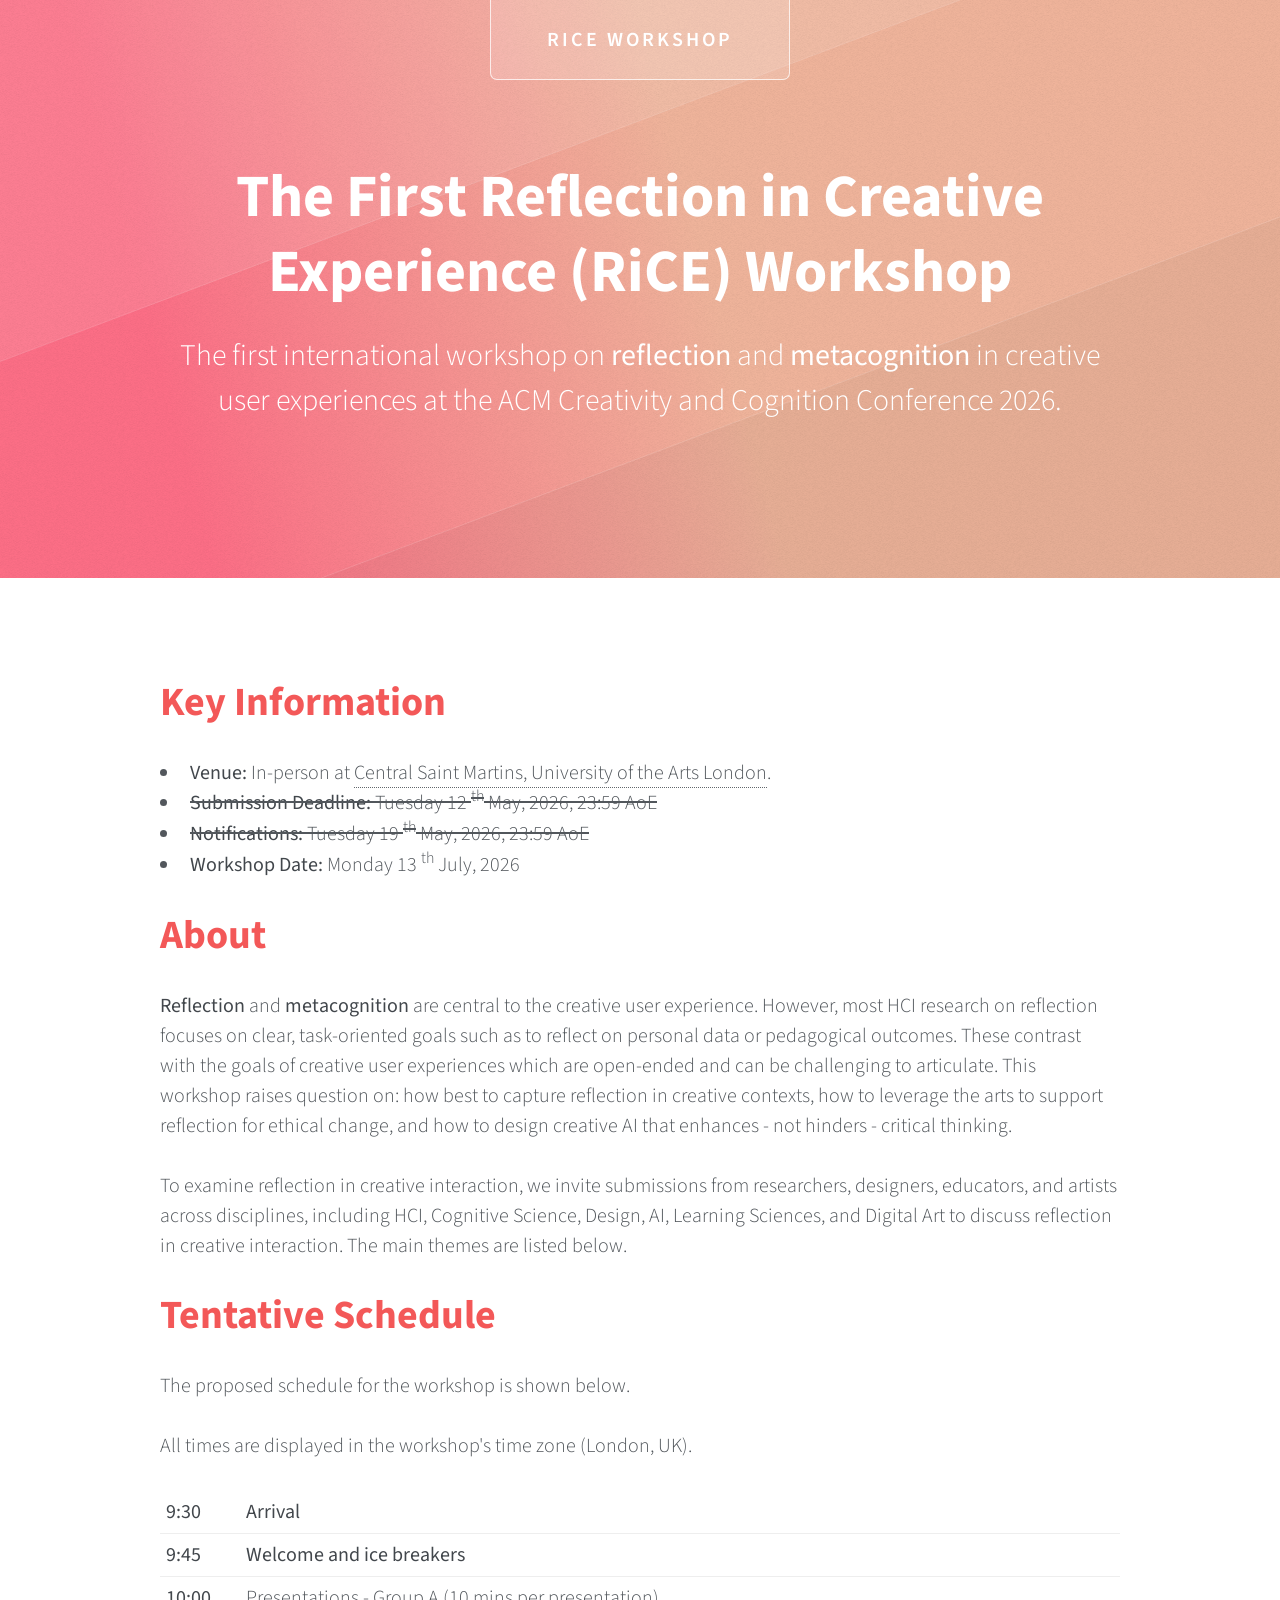
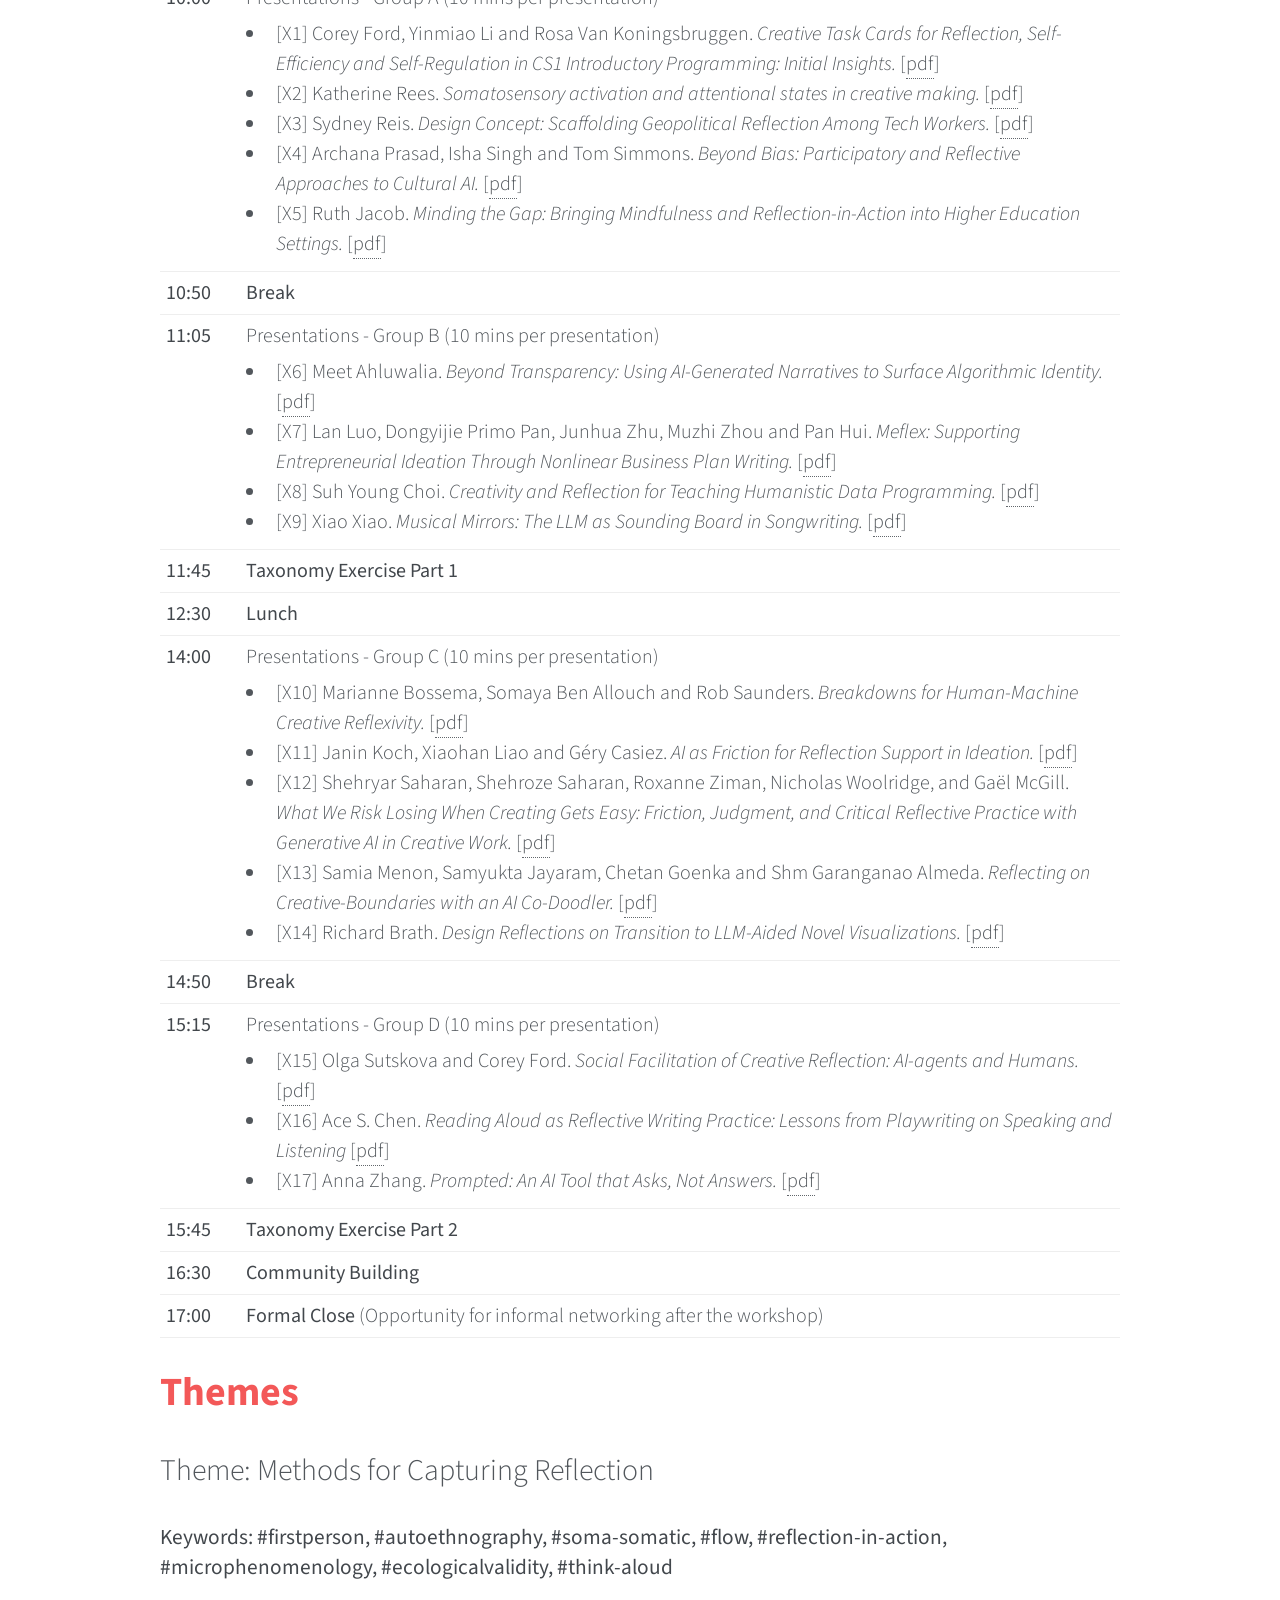
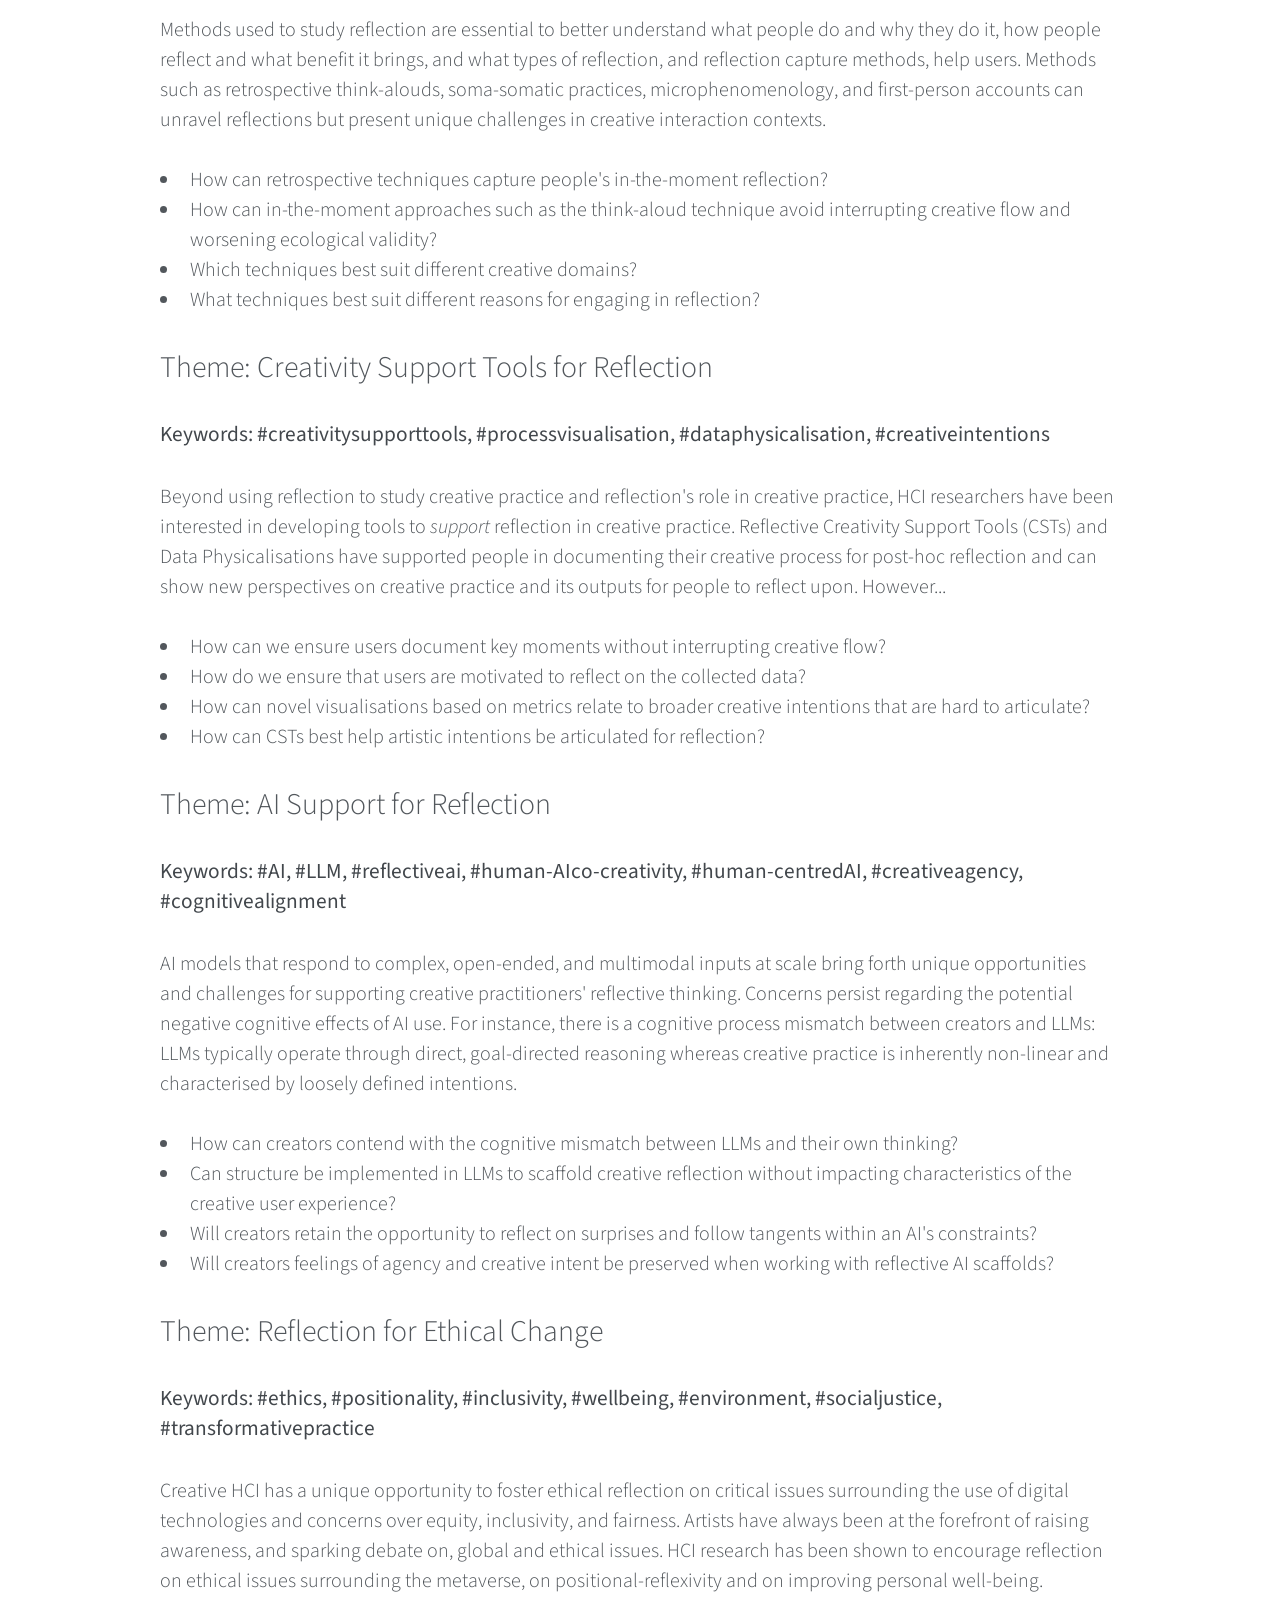
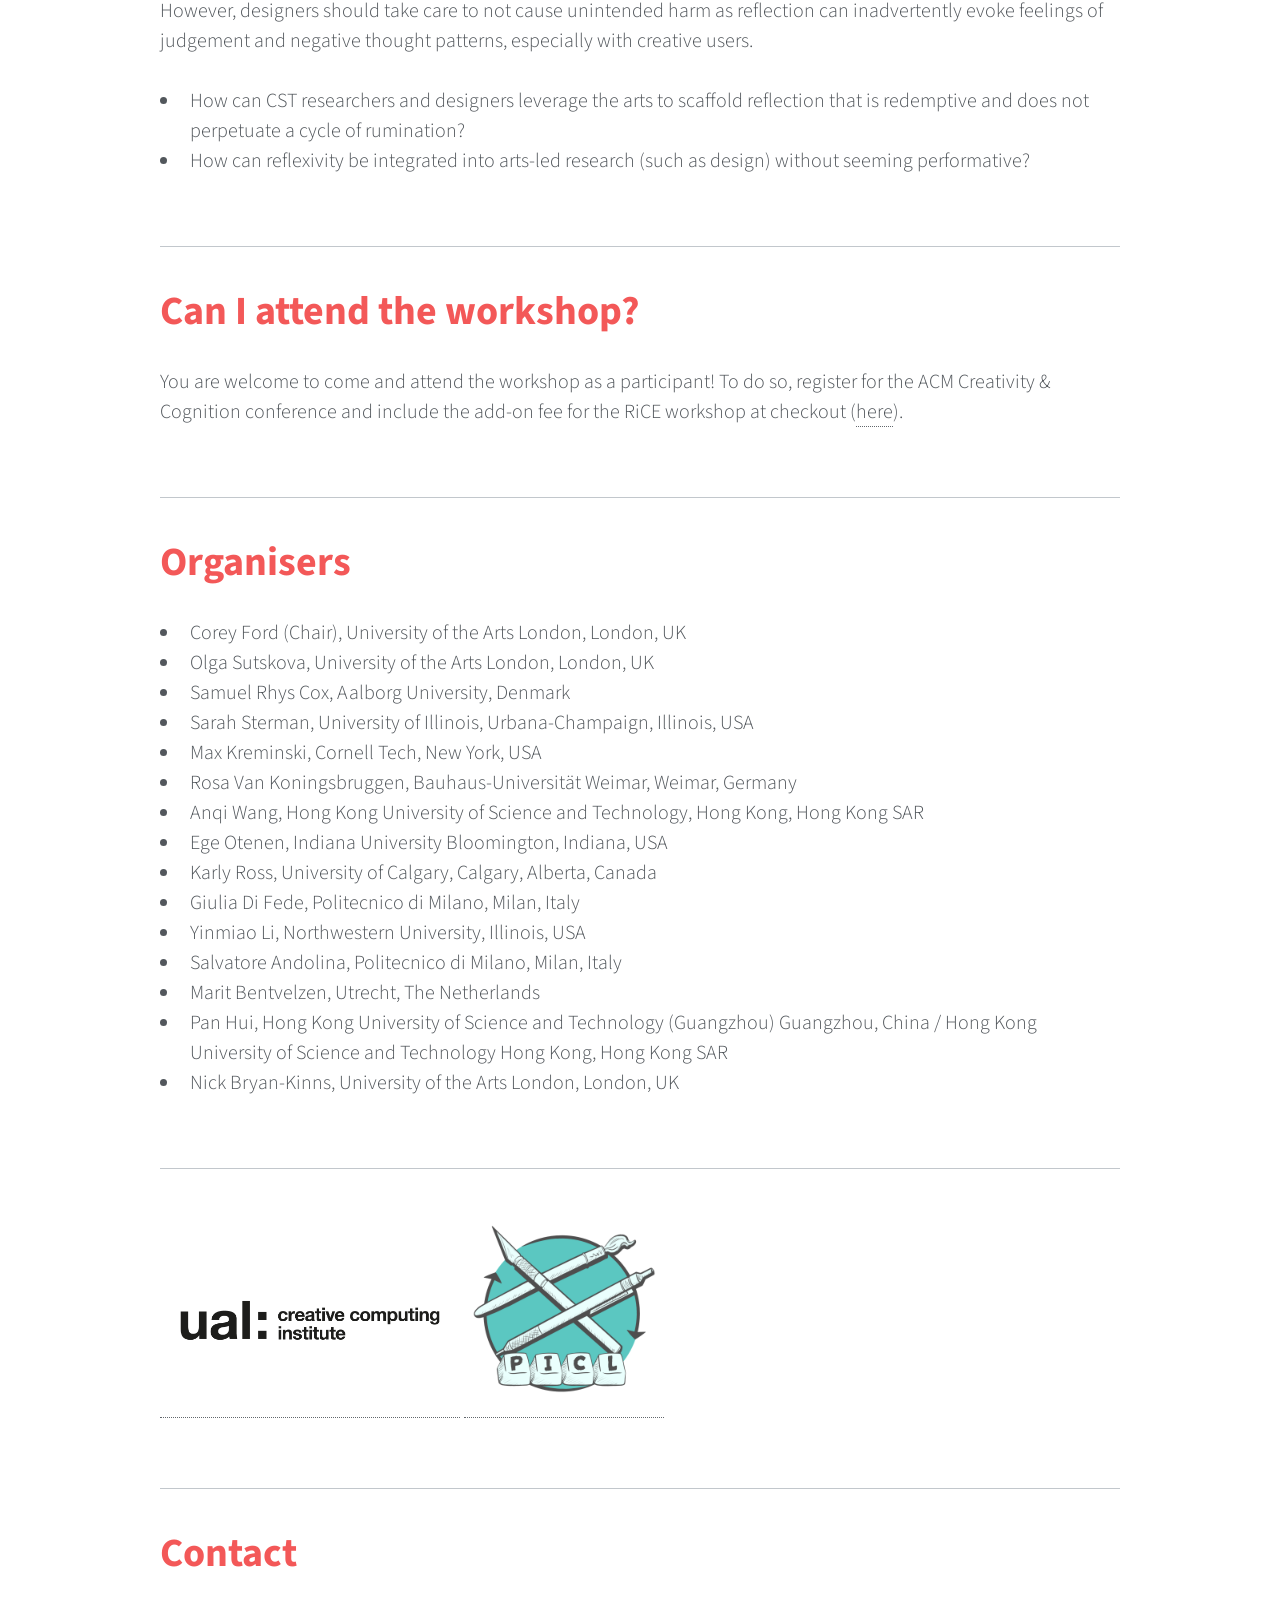
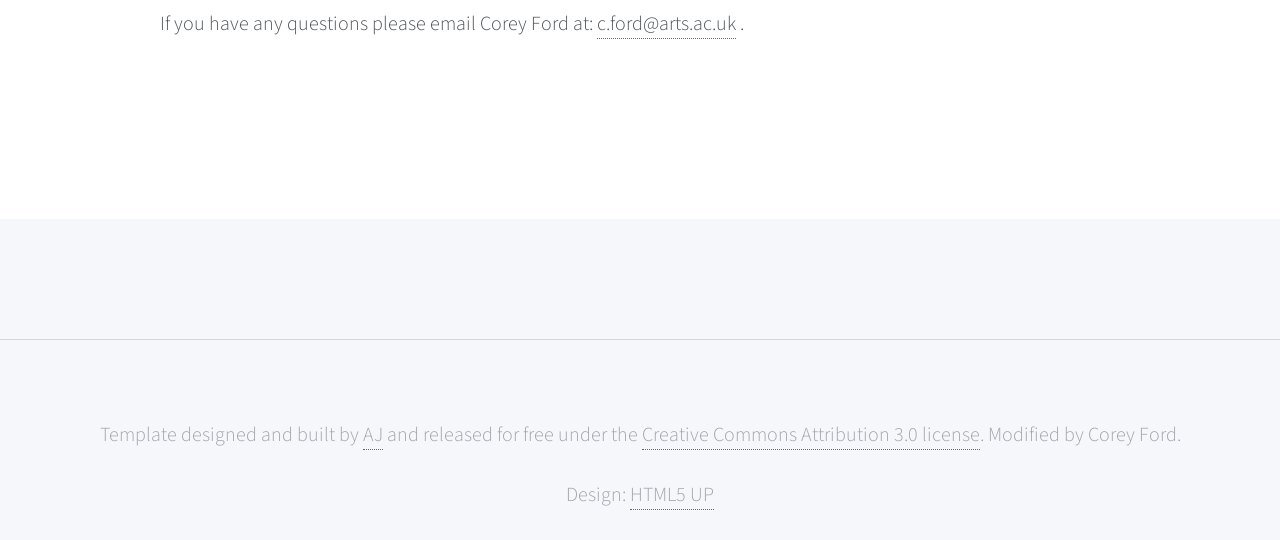
<file: index.html>
<!DOCTYPE HTML>
<!--
   Telephasic by HTML5 UP
   html5up.net | @ajlkn
   Free for personal and commercial use under the CCA 3.0 license (html5up.net/license)
   -->
<html>
  <head>
    <title>RiCE Workshop 🤔</title>
    <meta charset="utf-8" />
    <meta name="viewport" content="width=device-width, initial-scale=1, user-scalable=no" />
    <link rel="stylesheet" href="assets/css/main.css" />
  </head>
  <body class="homepage is-preload">
    <div id="page-wrapper">
      <!-- Header -->
      <div id="header-wrapper">
        <div id="header" class="container">
          <!-- Logo -->
          <h1 id="logo">
            <a href="index.html">RiCE Workshop</a>
          </h1>
          <!-- Nav -->
          <nav id="nav">
            <!-- could put a ul in this -->
          </nav>
        </div>

        <!-- Hero -->
        <section id="hero" class="container">
          <header>
            <h2>The First Reflection in Creative Experience (RiCE) Workshop </h2>
            <p style="color: white;"> The first international workshop on <b style="color: white;">reflection</b> and <b style="color: white;">metacognition</b> in creative user experiences at the ACM Creativity and Cognition Conference 2026. </p>
          </header>
        </section>
      </div>

      <!-- Main -->
      <div class="wrapper">
        <div class="container" id="main">
          <!-- Content -->
          <article id="content">

            <!-- Key Information -->
            <header>
              <h2 style="font-weight: bold; color: #f35858;">Key Information</h2>
            </header>
            <p>
            <ul style="margin-top: 0; margin-bottom: 0;">
              <li>
                <b>Venue:</b> In-person at <a href="https://cc.acm.org/2026/venue/">Central Saint Martins, University of the Arts London</a>.
              </li>
              <li>
                <s><b>Submission Deadline:</b> Tuesday 12 <sup>th</sup> May, 2026, 23:59 AoE</s>
              </li>
              <li>
                <s><b>Notifications:</b> Tuesday 19 <sup>th</sup> May, 2026, 23:59 AoE</s>
              </li>
              <li>
                <b>Workshop Date:</b> Monday 13 <sup>th</sup> July, 2026
              </li>
            </ul>
            </p>


            <!-- About -->
            <header>
              <h2 style="font-weight: bold; color: #f35858;">About</h2>
            </header>
            <p>
              <b>Reflection</b> and <b>metacognition</b> are central to the creative user experience. However, most HCI research on reflection focuses on clear, task-oriented goals such as to reflect on personal data or pedagogical outcomes. These contrast with the goals of creative user experiences which are open-ended and can be challenging to articulate. This workshop raises question on: how best to capture reflection in creative contexts, how to leverage the arts to support reflection for ethical change, and how to design creative AI that enhances - not hinders - critical thinking. 

              </br>
              </br> 

              To examine reflection in creative interaction, we invite submissions from researchers, designers, educators, and artists across disciplines, including HCI, Cognitive Science, Design, AI, Learning Sciences, and Digital Art to discuss reflection in creative interaction. The main themes are listed below.
              <!-- <ul style="margin-top: 0; margin-bottom: 0;"><li>Methods for Capturing Reflection</li><li>Creativity Support Tools for Reflection</li><li>AI support for Reflection</li><li>Reflection for Ethical Change</li></ul> -->
            </p>

            <!-- Tentative Schedule -->
            <header>
              <h2 style="font-weight: bold; color: #f35858;">Tentative Schedule</h2>
            </header>

            <p> The proposed schedule for the workshop is shown below. </p> 

            <p> All times are displayed in the workshop's time zone (London, UK).</p>

<style>
#schedule td {
  padding: 6px;
  border-bottom: 1px solid #eee;
  vertical-align: top;
}
</style>

<table id = "schedule" style="width:100%; border-collapse: collapse;">
  <tbody>
    <tr>
      <td style="width:80px; vertical-align:top;"><b>9:30</b></td>
      <td><b>Arrival</b></td>
    </tr>

    <tr>
      <td style="vertical-align:top;"><b>9:45</b></td>
      <td><b>Welcome and ice breakers</b></td>
    </tr>

    <tr>
      <td style="vertical-align:top;"><b>10:00</b></td>
      <td>
        Presentations - Group A (10 mins per presentation)
        <ul style="margin: 0.3em 0;">
          <li> [X1] Corey Ford, Yinmiao Li and Rosa Van Koningsbruggen. <i>Creative Task Cards for Reflection, Self-Efficiency and Self-Regulation in CS1 Introductory Programming: Initial Insights.</i> [<a href="pre-workshop/rice2026-paperX1.pdf">pdf</a>]</li>
          <li> [X2] Katherine Rees. <i>Somatosensory activation and attentional states in creative making.</i> [<a href="pre-workshop/rice2026-paperX2.pdf">pdf</a>]</li>
          <li> [X3] Sydney Reis. <i>Design Concept: Scaffolding Geopolitical Reflection Among Tech Workers.</i> [<a href="pre-workshop/rice2026-paperX3.pdf">pdf</a>]</li>
          <li> [X4] Archana Prasad, Isha Singh and Tom Simmons. <i>Beyond Bias: Participatory and Reflective Approaches to Cultural AI.</i> [<a href="pre-workshop/rice2026-paperX4.pdf">pdf</a>]</li>
          <li> [X5] Ruth Jacob. <i>Minding the Gap: Bringing Mindfulness and Reflection-in-Action into Higher Education Settings.</i> [<a href="pre-workshop/rice2026-paperX5.pdf">pdf</a>]</li>
        </ul>
      </td>
    </tr>

    <tr>
      <td style="vertical-align:top;"><b>10:50</b></td>
      <td><b>Break</b></td>
    </tr>

    <tr>
      <td style="vertical-align:top;"><b>11:05</b></td>
      <td>
        Presentations - Group B (10 mins per presentation)
        <ul style="margin: 0.3em 0;">
          <li> [X6] Meet Ahluwalia. <i>Beyond Transparency: Using AI-Generated Narratives to Surface Algorithmic Identity.</i> [<a href="pre-workshop/rice2026-paperX6.pdf">pdf</a>]</li>
          <li> [X7] Lan Luo, Dongyijie Primo Pan, Junhua Zhu, Muzhi Zhou and Pan Hui. <i>Meflex: Supporting Entrepreneurial Ideation Through Nonlinear Business Plan Writing.</i> [<a href="pre-workshop/rice2026-paperX7.pdf">pdf</a>]</li>
          <li> [X8] Suh Young Choi. <i>Creativity and Reflection for Teaching Humanistic Data Programming.</i> [<a href="pre-workshop/rice2026-paperX8.pdf">pdf</a>]</li>
          <li> [X9] Xiao Xiao. <i>Musical Mirrors: The LLM as Sounding Board in Songwriting.</i> [<a href="pre-workshop/rice2026-paperX9.pdf">pdf</a>]</li>
        </ul>
      </td>
    </tr>

    <tr>
      <td style="vertical-align:top;"><b>11:45</b></td>
      <td><b>Taxonomy Exercise Part 1</b></td>
    </tr>

    <tr>
      <td style="vertical-align:top;"><b>12:30</b></td>
      <td><b>Lunch</b></td>
    </tr>

    <tr>
      <td style="vertical-align:top;"><b>14:00</b></td>
      <td>
        Presentations - Group C (10 mins per presentation)
        <ul style="margin: 0.3em 0;">
          <li> [X10] Marianne Bossema, Somaya Ben Allouch and Rob Saunders. <i>Breakdowns for Human-Machine Creative Reflexivity.</i> [<a href="pre-workshop/rice2026-paperX10.pdf">pdf</a>]</li>
          <li> [X11] Janin Koch, Xiaohan Liao and Géry Casiez. <i>AI as Friction for Reflection Support in Ideation.</i> [<a href="pre-workshop/rice2026-paperX11.pdf">pdf</a>]</li>
          <li> [X12] Shehryar Saharan, Shehroze Saharan, Roxanne Ziman, Nicholas Woolridge, and Gaël McGill. <i>What We Risk Losing When Creating Gets Easy: Friction, Judgment, and Critical Reflective Practice with Generative AI in Creative Work.</i> [<a href="pre-workshop/rice2026-paperX12.pdf">pdf</a>]</li>
          <li> [X13] Samia Menon, Samyukta Jayaram, Chetan Goenka and Shm Garanganao Almeda. <i>Reflecting on Creative-Boundaries with an AI Co-Doodler.</i> [<a href="pre-workshop/rice2026-paperX13.pdf">pdf</a>]</li>
          <li> [X14] Richard Brath. <i>Design Reflections on Transition to LLM-Aided Novel Visualizations.</i> [<a href="pre-workshop/rice2026-paperX14.pdf">pdf</a>]</li>
        </ul>
      </td>
    </tr>

    <tr>
      <td style="vertical-align:top;"><b>14:50</b></td>
      <td><b>Break</b></td>
    </tr>

    <tr>
      <td style="vertical-align:top;"><b>15:15</b></td>
      <td>
        Presentations - Group D (10 mins per presentation)
        <ul style="margin: 0.3em 0;">
          <li>[X15] Olga Sutskova and Corey Ford. <i>Social Facilitation of Creative Reflection: AI-agents and Humans.</i> [<a href="pre-workshop/rice2026-paperX15.pdf">pdf</a>]</li>
          <li>[X16] Ace S. Chen. <i>Reading Aloud as Reflective Writing Practice: Lessons from Playwriting on Speaking and Listening</i> [<a href="pre-workshop/rice2026-paperX16.pdf">pdf</a>]</li>
          <!-- <li>[X17] Sarah Anne Brown. <i>Where to Look for Reflection in Writing Tasks: Challenges and Perspectives from a Study on Interactive Story Authoring for Mental Health.</i> [<a href="pre-workshop/rice2026-paperX17.pdf">pdf</a>]</li> -->
          <li>[X17] Anna Zhang. <i>Prompted: An AI Tool that Asks, Not Answers.</i> [<a href="pre-workshop/rice2026-paperX17.pdf">pdf</a>]</li>
        </ul>
      </td>
    </tr>

    <tr>
      <td style="vertical-align:top;"><b>15:45</b></td>
      <td><b>Taxonomy Exercise Part 2</b></td>
    </tr>

    <tr>
      <td style="vertical-align:top;"><b>16:30</b></td>
      <td><b>Community Building</b></td>
    </tr>

    <tr>
      <td style="vertical-align:top;"><b>17:00</b></td>
      <td><b>Formal Close</b> (Opportunity for informal networking after the workshop)</td>
    </tr>
  </tbody>
</table>



            <!-- Themes -->
            <header>
              <h2 style="font-weight: bold; color: #f35858;">Themes</h2>
            </header>
            <header>
              <h3>Theme: Methods for Capturing Reflection</h3>
            </header>
            <p style="font-size: 16pt">
                <b>Keywords: #firstperson, #autoethnography, #soma-somatic, #flow, #reflection-in-action, #microphenomenology, #ecologicalvalidity, #think-aloud </b>
            </p>
            </ul>
            <p> Methods used to study reflection are essential to better understand what people do and why they do it, how people reflect and what benefit it brings, and what types of reflection, and reflection capture methods, help users. Methods such as retrospective think-alouds, soma-somatic practices, microphenomenology, and first-person accounts can unravel reflections but present unique challenges in creative interaction contexts. 
            <ul style="margin-top: 0; margin-bottom: 0;">
               <li>How can retrospective techniques capture people's in-the-moment reflection?</li>
               <li>How can in-the-moment approaches such as the think-aloud technique avoid interrupting creative flow and worsening ecological validity?</li>
               <li>Which techniques best suit different creative domains? </li>
               <li>What techniques best suit different reasons for engaging in reflection? </li>
            </ul> 
            </p>


            <header>
              <h3>Theme: Creativity Support Tools for Reflection</h3>
            </header>
            <p style="font-size: 16pt">
                <b>Keywords: #creativitysupporttools, #processvisualisation, #dataphysicalisation, #creativeintentions </b>
            </p>
            <p> Beyond using reflection to study creative practice and reflection's role in creative practice, HCI researchers have been interested in developing tools to <i>support</i> reflection in creative practice. Reflective Creativity Support Tools (CSTs) and Data Physicalisations have supported people in documenting their creative process for post-hoc reflection and can show new perspectives on creative practice and its outputs for people to reflect upon. However... 
            <ul style="margin-top: 0; margin-bottom: 0;">
               <li>How can we ensure users document key moments without interrupting creative flow? </li>
               <li>How do we ensure that users are motivated to reflect on the collected data?</li>
               <li>How can novel visualisations based on metrics relate to broader creative intentions that are hard to articulate?</li>
               <li>How can CSTs best help artistic intentions be articulated for reflection?</li>
            </ul>
            </p>

            <header>
              <h3>Theme: AI Support for Reflection</h3>
            </header>
            <p style="font-size: 16pt">
                <b>Keywords: #AI, #LLM, #reflectiveai, #human-AIco-creativity, #human-centredAI, #creativeagency, #cognitivealignment </b>
            </p>
            <p> AI models that respond to complex, open-ended, and multimodal inputs at scale bring forth unique opportunities and challenges for supporting creative practitioners' reflective thinking. Concerns persist regarding the potential negative cognitive effects of AI use. For instance, there is a cognitive process mismatch between creators and LLMs: LLMs typically operate through direct, goal-directed reasoning whereas creative practice is inherently non-linear and characterised by loosely defined intentions. 
               <ul style="margin-top: 0; margin-bottom: 0;">
                  <li>How can creators contend with the cognitive mismatch between LLMs and their own thinking? </li>
                  <li>Can structure be implemented in LLMs to scaffold creative reflection without impacting characteristics of the creative user experience?</li> 
                  <li>Will creators retain the opportunity to reflect on surprises and follow tangents within an AI's constraints?</li> 
                  <li>Will creators feelings of agency and creative intent be preserved when working with reflective AI scaffolds? </li>
               </ul></p>


            <header>
              <h3>Theme: Reflection for Ethical Change</h3>
            </header>
            <p style="font-size: 16pt">
                <b>Keywords: #ethics, #positionality, #inclusivity, #wellbeing, #environment, #socialjustice, #transformativepractice</b>
            </p>
            <p> Creative HCI has a unique opportunity to foster ethical reflection on critical issues surrounding the use of digital technologies and concerns over equity, inclusivity, and fairness. Artists have always been at the forefront of raising awareness, and sparking debate on, global and ethical issues. HCI research has been shown to encourage reflection on ethical issues surrounding the metaverse, on positional-reflexivity and on improving personal well-being. However, designers should take care to not cause unintended harm as reflection can inadvertently evoke feelings of judgement and negative thought patterns, especially with creative users. 
               <!-- The development of artistic identity involves self-reflection on individual qualities that are deeply personal and can involve revisiting uncomfortable memories.  -->
            <ul style="margin-top: 0; margin-bottom: 0;">
               <li>How can CST researchers and designers leverage the arts to scaffold reflection that is redemptive and does not perpetuate a cycle of rumination?</li> 
               <li>How can reflexivity be integrated into arts-led research (such as design) without seeming performative? </li>
            </ul>
            </p>

            <br> <hr> <br>

            <!-- Attend the workshop -->
            <header>
              <h2 style="font-weight: bold; color: #f35858;">Can I attend the workshop?</h2>
            </header>
            <p> You are welcome to come and attend the workshop as a participant! To do so, register for the ACM Creativity & Cognition conference and include the add-on fee for the RiCE workshop at checkout (<a href="https://cc.acm.org/2026/registration/">here</a>). </p>
            
            <br> <hr> <br>

            <!-- Organisers -->
            <header>
              <h2 style="font-weight: bold; color: #f35858;">Organisers</h2>
            </header>
            <p>
            <p>
            <ul style="margin-top: 0; margin-bottom: 0;">
              <li>Corey Ford (Chair), University of the Arts London, London, UK</li>
              <li>Olga Sutskova, University of the Arts London, London, UK</li>
              <li>Samuel Rhys Cox, Aalborg University, Denmark</li>
              <li>Sarah Sterman, University of Illinois, Urbana-Champaign, Illinois, USA</li>
              <li>Max Kreminski, Cornell Tech, New York, USA</li>
              <li>Rosa Van Koningsbruggen, Bauhaus-Universität Weimar, Weimar, Germany </li>
              <li>Anqi Wang, Hong Kong University of Science and Technology, Hong Kong, Hong Kong SAR</li>
              <li>Ege Otenen, Indiana University Bloomington, Indiana, USA</li>
              <li>Karly Ross, University of Calgary, Calgary, Alberta, Canada</li>
              <li>Giulia Di Fede, Politecnico di Milano, Milan, Italy</li>
              <li>Yinmiao Li, Northwestern University, Illinois, USA</li>
              <li>Salvatore Andolina, Politecnico di Milano, Milan, Italy</li>
              <li>Marit Bentvelzen, Utrecht, The Netherlands</li>
              <li>Pan Hui, Hong Kong University of Science and Technology (Guangzhou) Guangzhou, China / Hong Kong University of Science and Technology Hong Kong, Hong Kong SAR </li>
              <li>Nick Bryan-Kinns, University of the Arts London, London, UK</li>
            </ul>
            </p>
            </p>


            <br> <hr> <br>

            <p>
               <a href="https://www.arts.ac.uk/creative-computing-institute"><img src="images/logos/ccilogo.png" alt="CCI Logo" style="width:300px;"></a>
               <a href="https://creativity.web.illinois.edu/"><img src="images/logos/picllogo.png" alt="PICL Logo" style="width:200px;"></a>
            </p>


            <br> <hr> <br>

            <!-- Contact-->
            <header>
              <h2 style="font-weight: bold; color: #f35858;">Contact</h2>
            </header>
            <p> If you have any questions please email Corey Ford at: <a href="mailto:c.ford@arts.ac.uk">c.ford@arts.ac.uk</a> . </p>
          </article>
        </div>
      </div>

      <!-- Footer -->
      <div id="copyright">
        <p>Template designed and built by <a href="http://twitter.com/ajlkn">AJ</a> and released for free under the <a href="http://html5up.net/license">Creative Commons Attribution 3.0 license</a>. Modified by Corey Ford. </p>
      
         <p>Design: <a href="http://html5up.net">HTML5 UP</p>
      </div>
      <!-- Scripts -->
      <script src="assets/js/jquery.min.js"></script>
      <script src="assets/js/jquery.dropotron.min.js"></script>
      <script src="assets/js/browser.min.js"></script>
      <script src="assets/js/breakpoints.min.js"></script>
      <script src="assets/js/util.js"></script>
      <script src="assets/js/main.js"></script>
  </body>
</html>
</file>
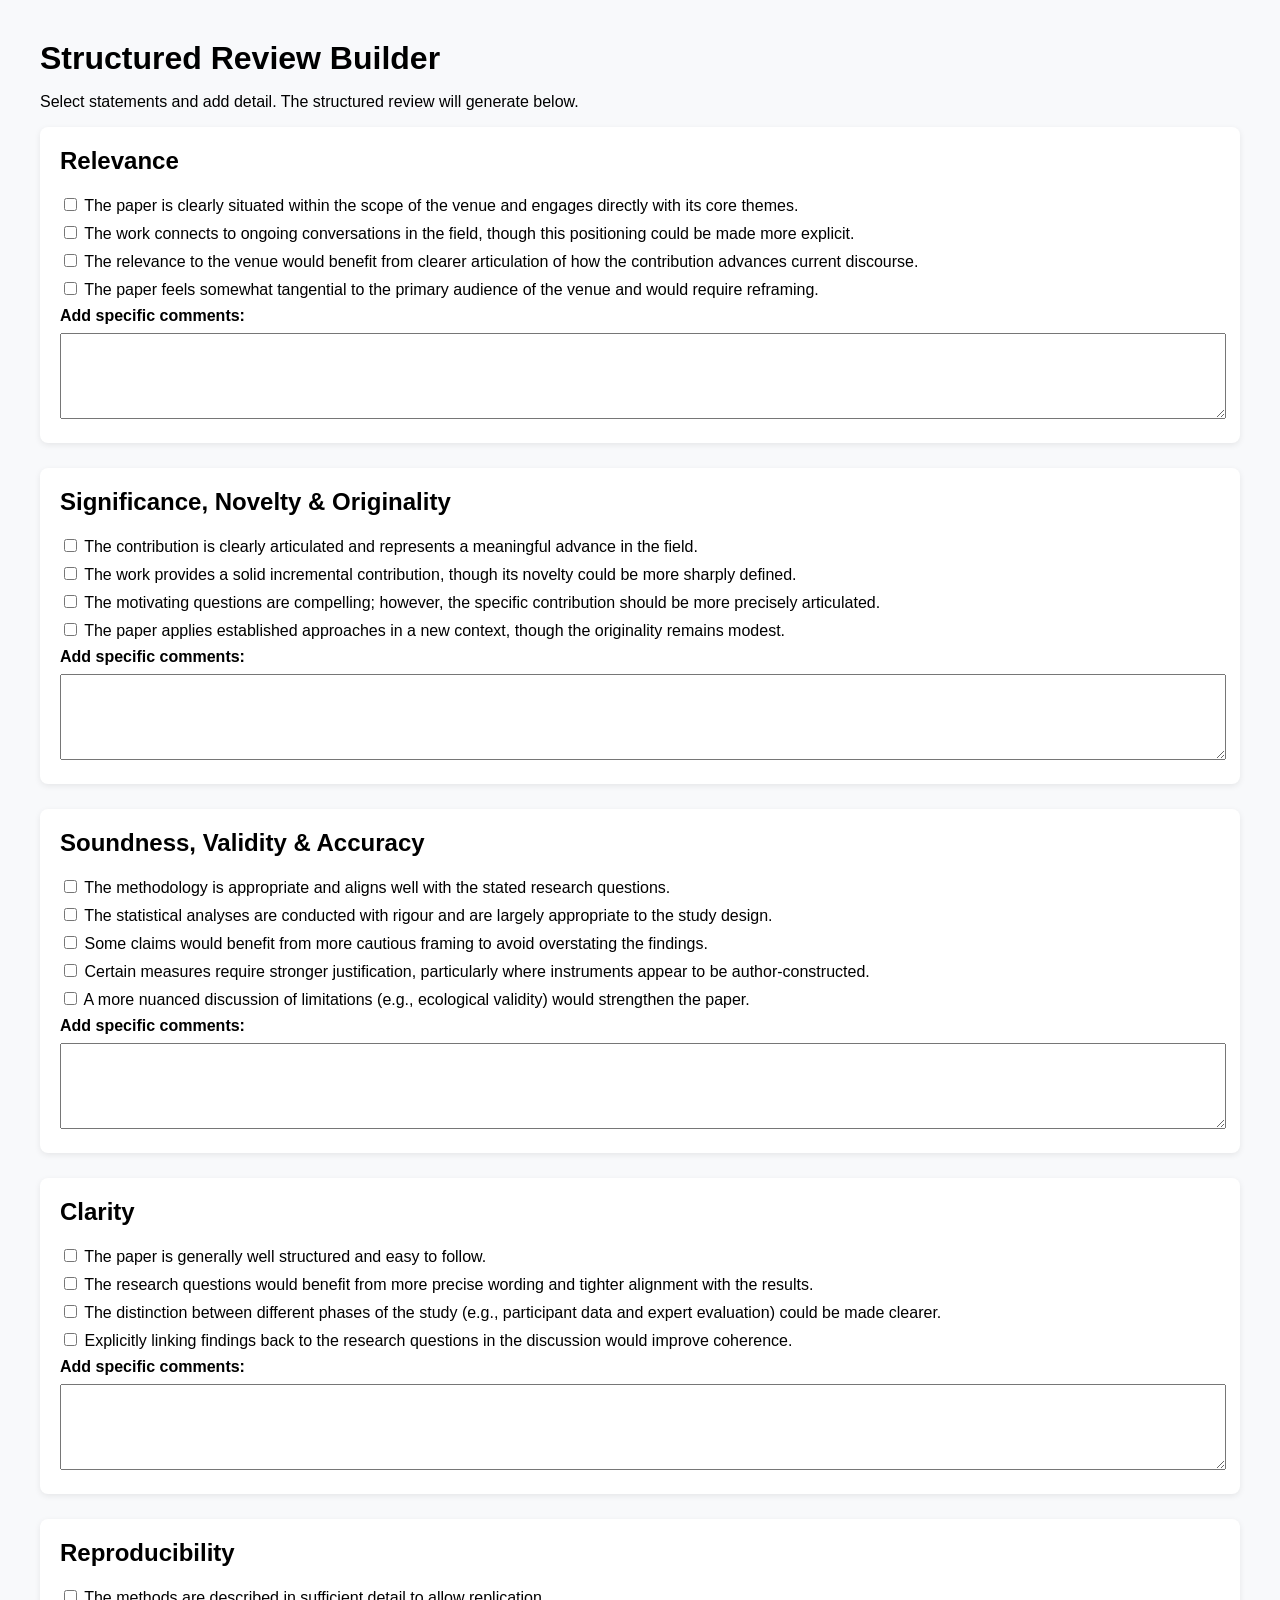
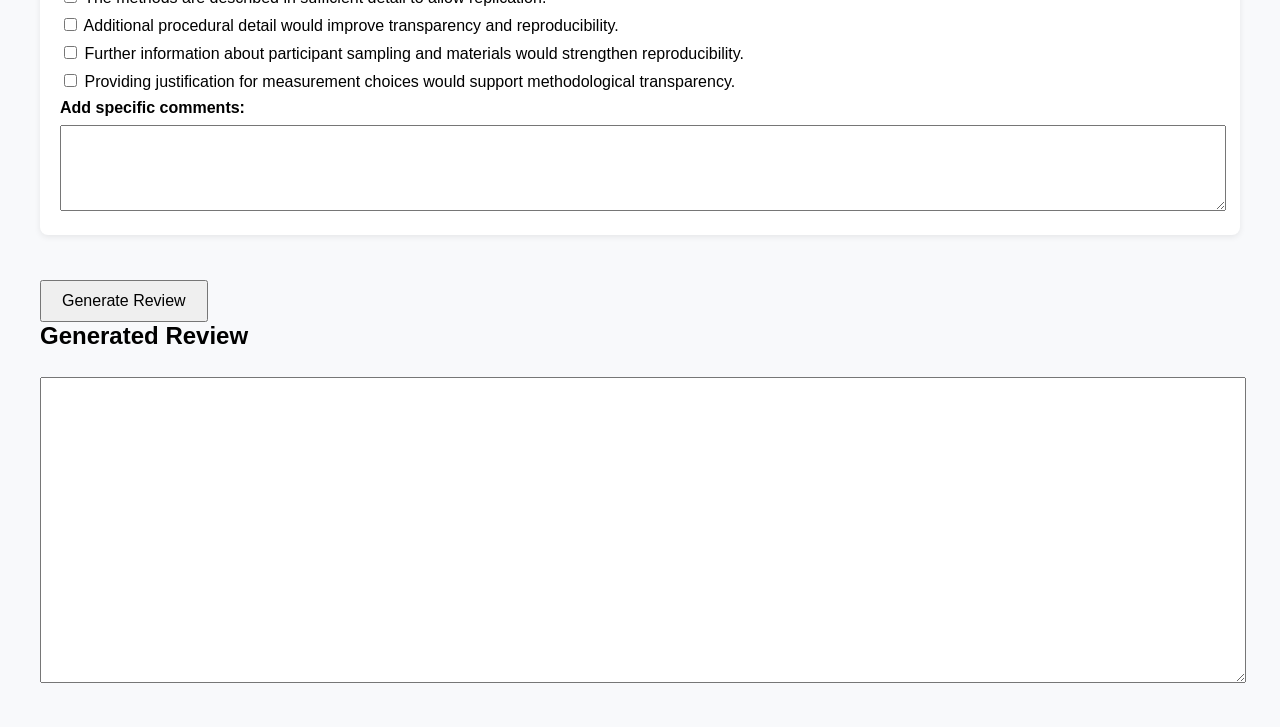
<file: assets/css/index.html>
<!DOCTYPE html>
<html>
<head>
<meta charset="UTF-8">
<title>Academic Review Builder</title>
<style>
body {
    font-family: Arial, sans-serif;
    margin: 40px;
    background-color: #f8f9fb;
}

h1 {
    margin-bottom: 5px;
}

.category {
    background: white;
    padding: 20px;
    margin-bottom: 25px;
    border-radius: 8px;
    box-shadow: 0 2px 6px rgba(0,0,0,0.08);
}

h2 {
    margin-top: 0;
}

.statement {
    margin-bottom: 8px;
}

textarea {
    width: 100%;
    height: 80px;
    margin-top: 8px;
}

#output {
    height: 300px;
}

button {
    padding: 10px 20px;
    font-size: 16px;
    margin-top: 20px;
}
</style>
</head>

<body>

<h1>Structured Review Builder</h1>
<p>Select statements and add detail. The structured review will generate below.</p>

<div id="categories"></div>

<button onclick="generateReview()">Generate Review</button>

<h2>Generated Review</h2>
<textarea id="output"></textarea>

<script>

const rubric = {
    "Relevance": [
        "The paper is clearly situated within the scope of the venue and engages directly with its core themes.",
        "The work connects to ongoing conversations in the field, though this positioning could be made more explicit.",
        "The relevance to the venue would benefit from clearer articulation of how the contribution advances current discourse.",
        "The paper feels somewhat tangential to the primary audience of the venue and would require reframing."
    ],
    "Significance, Novelty & Originality": [
        "The contribution is clearly articulated and represents a meaningful advance in the field.",
        "The work provides a solid incremental contribution, though its novelty could be more sharply defined.",
        "The motivating questions are compelling; however, the specific contribution should be more precisely articulated.",
        "The paper applies established approaches in a new context, though the originality remains modest."
    ],
    "Soundness, Validity & Accuracy": [
        "The methodology is appropriate and aligns well with the stated research questions.",
        "The statistical analyses are conducted with rigour and are largely appropriate to the study design.",
        "Some claims would benefit from more cautious framing to avoid overstating the findings.",
        "Certain measures require stronger justification, particularly where instruments appear to be author-constructed.",
        "A more nuanced discussion of limitations (e.g., ecological validity) would strengthen the paper."
    ],
    "Clarity": [
        "The paper is generally well structured and easy to follow.",
        "The research questions would benefit from more precise wording and tighter alignment with the results.",
        "The distinction between different phases of the study (e.g., participant data and expert evaluation) could be made clearer.",
        "Explicitly linking findings back to the research questions in the discussion would improve coherence."
    ],
    "Reproducibility": [
        "The methods are described in sufficient detail to allow replication.",
        "Additional procedural detail would improve transparency and reproducibility.",
        "Further information about participant sampling and materials would strengthen reproducibility.",
        "Providing justification for measurement choices would support methodological transparency."
    ]
};

const container = document.getElementById("categories");

for (let category in rubric) {
    const div = document.createElement("div");
    div.className = "category";

    let html = `<h2>${category}</h2>`;

    rubric[category].forEach((statement, index) => {
        html += `
            <div class="statement">
                <input type="checkbox" id="${category}-${index}">
                <label for="${category}-${index}">${statement}</label>
            </div>
        `;
    });

    html += `
        <label><strong>Add specific comments:</strong></label>
        <textarea id="${category}-extra"></textarea>
    `;

    div.innerHTML = html;
    container.appendChild(div);
}

function generateReview() {
    let reviewText = "";

    for (let category in rubric) {
        reviewText += category.toUpperCase() + ":\n\n";

        rubric[category].forEach((statement, index) => {
            const checkbox = document.getElementById(`${category}-${index}`);
            if (checkbox.checked) {
                reviewText += statement + " ";
            }
        });

        const extra = document.getElementById(`${category}-extra`).value;
        if (extra.trim() !== "") {
            reviewText += "\n" + extra;
        }

        reviewText += "\n\n-----------------------------------\n\n";
    }

    document.getElementById("output").value = reviewText;
}

</script>

</body>
</html>
</file>
<file: assets/css/main.css>
@import url("fontawesome-all.min.css");
@import url("https://fonts.googleapis.com/css?family=Source+Sans+Pro:300,300italic,400,400italic,600");

/*
	Telephasic by HTML5 UP
	html5up.net | @ajlkn
	Free for personal and commercial use under the CCA 3.0 license (html5up.net/license)
*/

html, body, div, span, applet, object,
iframe, h1, h2, h3, h4, h5, h6, p, blockquote,
pre, a, abbr, acronym, address, big, cite,
code, del, dfn, em, img, ins, kbd, q, s, samp,
small, strike, strong, sub, sup, tt, var, b,
u, i, center, dl, dt, dd, ol, ul, li, fieldset,
form, label, legend, table, caption, tbody,
tfoot, thead, tr, th, td, article, aside,
canvas, details, embed, figure, figcaption,
footer, header, hgroup, menu, nav, output, ruby,
section, summary, time, mark, audio, video {
	margin: 0;
	padding: 0;
	border: 0;
	font-size: 100%;
	font: inherit;
	vertical-align: baseline;}

article, aside, details, figcaption, figure,
footer, header, hgroup, menu, nav, section {
	display: block;}

body {
	line-height: 1;
}

ol, ul {
	list-style: none;
}

blockquote, q {
	quotes: none;
}

	blockquote:before, blockquote:after, q:before, q:after {
		content: '';
		content: none;
	}

table {
	border-collapse: collapse;
	border-spacing: 0;
}

body {
	-webkit-text-size-adjust: none;
}

mark {
	background-color: transparent;
	color: inherit;
}

input::-moz-focus-inner {
	border: 0;
	padding: 0;
}

input, select, textarea {
	-moz-appearance: none;
	-webkit-appearance: none;
	-ms-appearance: none;
	appearance: none;
}

/* Basic */

	@-ms-viewport {
		width: device-width;
	}

	html {
		box-sizing: border-box;
	}

	*, *:before, *:after {
		box-sizing: inherit;
	}

	body {
		background: #f5f7fa;
		font-family: 'Source Sans Pro', sans-serif;
		font-weight: 300;
		color: #52575c;
		line-height: 1.75em;
		font-size: 14pt;
	}

		body.is-preload *, body.is-preload *:before, body.is-preload *:after {
			-moz-animation: none !important;
			-webkit-animation: none !important;
			-ms-animation: none !important;
			animation: none !important;
			-moz-transition: none !important;
			-webkit-transition: none !important;
			-ms-transition: none !important;
			transition: none !important;
		}

	input, textarea, select {
		font-family: 'Source Sans Pro', sans-serif;
		font-weight: 300;
		color: #52575c;
		line-height: 1.75em;
		font-size: 15pt;
	}

	h1, h2, h3, h4, h5, h6 {
		font-weight: 300;
		color: #52575c;
	}

	h1 a, h2 a, h3 a, h4 a, h5 a, h6 a {
		color: inherit;
		text-decoration: none;
	}

	h2 {
		font-size: 2em;
		line-height: 1.25em;
	}

	h3 {
		font-size: 1.5em;
		line-height: 1.5em;
	}

	a {
		-moz-transition: color 0.25s ease-in-out, border-color 0.25s ease-in-out, background-color 0.25s ease-in-out;
		-webkit-transition: color 0.25s ease-in-out, border-color 0.25s ease-in-out, background-color 0.25s ease-in-out;
		-ms-transition: color 0.25s ease-in-out, border-color 0.25s ease-in-out, background-color 0.25s ease-in-out;
		transition: color 0.25s ease-in-out, border-color 0.25s ease-in-out, background-color 0.25s ease-in-out;
		color: inherit;
		text-decoration: none;
		border-bottom: dotted 1px #62676c;
	}

		a:hover {
			color: #f35858;
			border-bottom-color: rgba(255, 255, 255, 0);
		}

	strong, b {
		font-weight: 400;
		color: #42474c;
	}

	em, i {
		font-style: italic;
	}

	sub {
		position: relative;
		top: 0.5em;
		font-size: 0.8em;
	}

	sup {
		position: relative;
		top: -0.5em;
		font-size: 0.8em;
	}

	hr {
		border: 0;
		border-top: solid 1px #c2c7cc;
	}

	blockquote {
		border-left: solid 0.5em #c2c7cc;
		padding: 1em 0 1em 2em;
		font-style: italic;
	}

	p, ul, ol, dl, table {
		margin-bottom: 1.5em;
	}

	br.clear {
		clear: both;
	}

	.features {
		margin-bottom: 1.5em;
	}

	.feature {
		text-align: center;
	}

/* Sections/Article */

	section, article {
		margin-bottom: 3em;
	}

	section > :last-child,
	article > :last-child,
	section:last-child,
	article:last-child {
		margin-bottom: 0;
	}

	.row > section, .row > article {
		margin-bottom: 0;
	}

	header {
		margin-bottom: 1.5em;
	}

		header > p {
			display: block;
			color: #f35858;
			padding: 0.75em 0 1em 0;
			font-size: 1.5em;
			line-height: 1.5em;
		}

		header.major {
			text-align: center;
		}

/* Container */

	.container {
		margin: 0 auto;
		max-width: 100%;
		width: 1200px;
	}

		@media screen and (max-width: 1280px) {

			.container {
				width: 960px;
			}

		}

		@media screen and (max-width: 1080px) {

			.container {
				width: 100%;
			}

		}

		@media screen and (max-width: 820px) {

			.container {
				width: 100%;
			}

		}

		@media screen and (max-width: 736px) {

			.container {
				width: 100%;
			}

		}

		@media screen and (max-width: 480px) {

			.container {
				width: 100%;
			}

		}

/* Row */

	.row {
		display: flex;
		flex-wrap: wrap;
		box-sizing: border-box;
		align-items: stretch;
	}

		.row > * {
			box-sizing: border-box;
		}

		.row.gtr-uniform > * > :last-child {
			margin-bottom: 0;
		}

		.row.aln-left {
			justify-content: flex-start;
		}

		.row.aln-center {
			justify-content: center;
		}

		.row.aln-right {
			justify-content: flex-end;
		}

		.row.aln-top {
			align-items: flex-start;
		}

		.row.aln-middle {
			align-items: center;
		}

		.row.aln-bottom {
			align-items: flex-end;
		}

		.row > .imp {
			order: -1;
		}

		.row > .col-1 {
			width: 8.33333%;
		}

		.row > .off-1 {
			margin-left: 8.33333%;
		}

		.row > .col-2 {
			width: 16.66667%;
		}

		.row > .off-2 {
			margin-left: 16.66667%;
		}

		.row > .col-3 {
			width: 25%;
		}

		.row > .off-3 {
			margin-left: 25%;
		}

		.row > .col-4 {
			width: 33.33333%;
		}

		.row > .off-4 {
			margin-left: 33.33333%;
		}

		.row > .col-5 {
			width: 41.66667%;
		}

		.row > .off-5 {
			margin-left: 41.66667%;
		}

		.row > .col-6 {
			width: 50%;
		}

		.row > .off-6 {
			margin-left: 50%;
		}

		.row > .col-7 {
			width: 58.33333%;
		}

		.row > .off-7 {
			margin-left: 58.33333%;
		}

		.row > .col-8 {
			width: 66.66667%;
		}

		.row > .off-8 {
			margin-left: 66.66667%;
		}

		.row > .col-9 {
			width: 75%;
		}

		.row > .off-9 {
			margin-left: 75%;
		}

		.row > .col-10 {
			width: 83.33333%;
		}

		.row > .off-10 {
			margin-left: 83.33333%;
		}

		.row > .col-11 {
			width: 91.66667%;
		}

		.row > .off-11 {
			margin-left: 91.66667%;
		}

		.row > .col-12 {
			width: 100%;
		}

		.row > .off-12 {
			margin-left: 100%;
		}

		.row.gtr-0 {
			margin-top: 0px;
			margin-left: 0px;
		}

			.row.gtr-0 > * {
				padding: 0px 0 0 0px;
			}

			.row.gtr-0.gtr-uniform {
				margin-top: 0px;
			}

				.row.gtr-0.gtr-uniform > * {
					padding-top: 0px;
				}

		.row.gtr-25 {
			margin-top: -12.5px;
			margin-left: -12.5px;
		}

			.row.gtr-25 > * {
				padding: 12.5px 0 0 12.5px;
			}

			.row.gtr-25.gtr-uniform {
				margin-top: -12.5px;
			}

				.row.gtr-25.gtr-uniform > * {
					padding-top: 12.5px;
				}

		.row.gtr-50 {
			margin-top: -25px;
			margin-left: -25px;
		}

			.row.gtr-50 > * {
				padding: 25px 0 0 25px;
			}

			.row.gtr-50.gtr-uniform {
				margin-top: -25px;
			}

				.row.gtr-50.gtr-uniform > * {
					padding-top: 25px;
				}

		.row {
			margin-top: -50px;
			margin-left: -50px;
		}

			.row > * {
				padding: 50px 0 0 50px;
			}

			.row.gtr-uniform {
				margin-top: -50px;
			}

				.row.gtr-uniform > * {
					padding-top: 50px;
				}

		.row.gtr-150 {
			margin-top: -75px;
			margin-left: -75px;
		}

			.row.gtr-150 > * {
				padding: 75px 0 0 75px;
			}

			.row.gtr-150.gtr-uniform {
				margin-top: -75px;
			}

				.row.gtr-150.gtr-uniform > * {
					padding-top: 75px;
				}

		.row.gtr-200 {
			margin-top: -100px;
			margin-left: -100px;
		}

			.row.gtr-200 > * {
				padding: 100px 0 0 100px;
			}

			.row.gtr-200.gtr-uniform {
				margin-top: -100px;
			}

				.row.gtr-200.gtr-uniform > * {
					padding-top: 100px;
				}

		@media screen and (max-width: 1280px) {

			.row {
				display: flex;
				flex-wrap: wrap;
				box-sizing: border-box;
				align-items: stretch;
			}

				.row > * {
					box-sizing: border-box;
				}

				.row.gtr-uniform > * > :last-child {
					margin-bottom: 0;
				}

				.row.aln-left {
					justify-content: flex-start;
				}

				.row.aln-center {
					justify-content: center;
				}

				.row.aln-right {
					justify-content: flex-end;
				}

				.row.aln-top {
					align-items: flex-start;
				}

				.row.aln-middle {
					align-items: center;
				}

				.row.aln-bottom {
					align-items: flex-end;
				}

				.row > .imp-normal {
					order: -1;
				}

				.row > .col-1-normal {
					width: 8.33333%;
				}

				.row > .off-1-normal {
					margin-left: 8.33333%;
				}

				.row > .col-2-normal {
					width: 16.66667%;
				}

				.row > .off-2-normal {
					margin-left: 16.66667%;
				}

				.row > .col-3-normal {
					width: 25%;
				}

				.row > .off-3-normal {
					margin-left: 25%;
				}

				.row > .col-4-normal {
					width: 33.33333%;
				}

				.row > .off-4-normal {
					margin-left: 33.33333%;
				}

				.row > .col-5-normal {
					width: 41.66667%;
				}

				.row > .off-5-normal {
					margin-left: 41.66667%;
				}

				.row > .col-6-normal {
					width: 50%;
				}

				.row > .off-6-normal {
					margin-left: 50%;
				}

				.row > .col-7-normal {
					width: 58.33333%;
				}

				.row > .off-7-normal {
					margin-left: 58.33333%;
				}

				.row > .col-8-normal {
					width: 66.66667%;
				}

				.row > .off-8-normal {
					margin-left: 66.66667%;
				}

				.row > .col-9-normal {
					width: 75%;
				}

				.row > .off-9-normal {
					margin-left: 75%;
				}

				.row > .col-10-normal {
					width: 83.33333%;
				}

				.row > .off-10-normal {
					margin-left: 83.33333%;
				}

				.row > .col-11-normal {
					width: 91.66667%;
				}

				.row > .off-11-normal {
					margin-left: 91.66667%;
				}

				.row > .col-12-normal {
					width: 100%;
				}

				.row > .off-12-normal {
					margin-left: 100%;
				}

				.row.gtr-0 {
					margin-top: 0px;
					margin-left: 0px;
				}

					.row.gtr-0 > * {
						padding: 0px 0 0 0px;
					}

					.row.gtr-0.gtr-uniform {
						margin-top: 0px;
					}

						.row.gtr-0.gtr-uniform > * {
							padding-top: 0px;
						}

				.row.gtr-25 {
					margin-top: -10px;
					margin-left: -10px;
				}

					.row.gtr-25 > * {
						padding: 10px 0 0 10px;
					}

					.row.gtr-25.gtr-uniform {
						margin-top: -10px;
					}

						.row.gtr-25.gtr-uniform > * {
							padding-top: 10px;
						}

				.row.gtr-50 {
					margin-top: -20px;
					margin-left: -20px;
				}

					.row.gtr-50 > * {
						padding: 20px 0 0 20px;
					}

					.row.gtr-50.gtr-uniform {
						margin-top: -20px;
					}

						.row.gtr-50.gtr-uniform > * {
							padding-top: 20px;
						}

				.row {
					margin-top: -40px;
					margin-left: -40px;
				}

					.row > * {
						padding: 40px 0 0 40px;
					}

					.row.gtr-uniform {
						margin-top: -40px;
					}

						.row.gtr-uniform > * {
							padding-top: 40px;
						}

				.row.gtr-150 {
					margin-top: -60px;
					margin-left: -60px;
				}

					.row.gtr-150 > * {
						padding: 60px 0 0 60px;
					}

					.row.gtr-150.gtr-uniform {
						margin-top: -60px;
					}

						.row.gtr-150.gtr-uniform > * {
							padding-top: 60px;
						}

				.row.gtr-200 {
					margin-top: -80px;
					margin-left: -80px;
				}

					.row.gtr-200 > * {
						padding: 80px 0 0 80px;
					}

					.row.gtr-200.gtr-uniform {
						margin-top: -80px;
					}

						.row.gtr-200.gtr-uniform > * {
							padding-top: 80px;
						}

		}

		@media screen and (max-width: 1080px) {

			.row {
				display: flex;
				flex-wrap: wrap;
				box-sizing: border-box;
				align-items: stretch;
			}

				.row > * {
					box-sizing: border-box;
				}

				.row.gtr-uniform > * > :last-child {
					margin-bottom: 0;
				}

				.row.aln-left {
					justify-content: flex-start;
				}

				.row.aln-center {
					justify-content: center;
				}

				.row.aln-right {
					justify-content: flex-end;
				}

				.row.aln-top {
					align-items: flex-start;
				}

				.row.aln-middle {
					align-items: center;
				}

				.row.aln-bottom {
					align-items: flex-end;
				}

				.row > .imp-narrow {
					order: -1;
				}

				.row > .col-1-narrow {
					width: 8.33333%;
				}

				.row > .off-1-narrow {
					margin-left: 8.33333%;
				}

				.row > .col-2-narrow {
					width: 16.66667%;
				}

				.row > .off-2-narrow {
					margin-left: 16.66667%;
				}

				.row > .col-3-narrow {
					width: 25%;
				}

				.row > .off-3-narrow {
					margin-left: 25%;
				}

				.row > .col-4-narrow {
					width: 33.33333%;
				}

				.row > .off-4-narrow {
					margin-left: 33.33333%;
				}

				.row > .col-5-narrow {
					width: 41.66667%;
				}

				.row > .off-5-narrow {
					margin-left: 41.66667%;
				}

				.row > .col-6-narrow {
					width: 50%;
				}

				.row > .off-6-narrow {
					margin-left: 50%;
				}

				.row > .col-7-narrow {
					width: 58.33333%;
				}

				.row > .off-7-narrow {
					margin-left: 58.33333%;
				}

				.row > .col-8-narrow {
					width: 66.66667%;
				}

				.row > .off-8-narrow {
					margin-left: 66.66667%;
				}

				.row > .col-9-narrow {
					width: 75%;
				}

				.row > .off-9-narrow {
					margin-left: 75%;
				}

				.row > .col-10-narrow {
					width: 83.33333%;
				}

				.row > .off-10-narrow {
					margin-left: 83.33333%;
				}

				.row > .col-11-narrow {
					width: 91.66667%;
				}

				.row > .off-11-narrow {
					margin-left: 91.66667%;
				}

				.row > .col-12-narrow {
					width: 100%;
				}

				.row > .off-12-narrow {
					margin-left: 100%;
				}

				.row.gtr-0 {
					margin-top: 0px;
					margin-left: 0px;
				}

					.row.gtr-0 > * {
						padding: 0px 0 0 0px;
					}

					.row.gtr-0.gtr-uniform {
						margin-top: 0px;
					}

						.row.gtr-0.gtr-uniform > * {
							padding-top: 0px;
						}

				.row.gtr-25 {
					margin-top: -10px;
					margin-left: -10px;
				}

					.row.gtr-25 > * {
						padding: 10px 0 0 10px;
					}

					.row.gtr-25.gtr-uniform {
						margin-top: -10px;
					}

						.row.gtr-25.gtr-uniform > * {
							padding-top: 10px;
						}

				.row.gtr-50 {
					margin-top: -20px;
					margin-left: -20px;
				}

					.row.gtr-50 > * {
						padding: 20px 0 0 20px;
					}

					.row.gtr-50.gtr-uniform {
						margin-top: -20px;
					}

						.row.gtr-50.gtr-uniform > * {
							padding-top: 20px;
						}

				.row {
					margin-top: -40px;
					margin-left: -40px;
				}

					.row > * {
						padding: 40px 0 0 40px;
					}

					.row.gtr-uniform {
						margin-top: -40px;
					}

						.row.gtr-uniform > * {
							padding-top: 40px;
						}

				.row.gtr-150 {
					margin-top: -60px;
					margin-left: -60px;
				}

					.row.gtr-150 > * {
						padding: 60px 0 0 60px;
					}

					.row.gtr-150.gtr-uniform {
						margin-top: -60px;
					}

						.row.gtr-150.gtr-uniform > * {
							padding-top: 60px;
						}

				.row.gtr-200 {
					margin-top: -80px;
					margin-left: -80px;
				}

					.row.gtr-200 > * {
						padding: 80px 0 0 80px;
					}

					.row.gtr-200.gtr-uniform {
						margin-top: -80px;
					}

						.row.gtr-200.gtr-uniform > * {
							padding-top: 80px;
						}

		}

		@media screen and (max-width: 820px) {

			.row {
				display: flex;
				flex-wrap: wrap;
				box-sizing: border-box;
				align-items: stretch;
			}

				.row > * {
					box-sizing: border-box;
				}

				.row.gtr-uniform > * > :last-child {
					margin-bottom: 0;
				}

				.row.aln-left {
					justify-content: flex-start;
				}

				.row.aln-center {
					justify-content: center;
				}

				.row.aln-right {
					justify-content: flex-end;
				}

				.row.aln-top {
					align-items: flex-start;
				}

				.row.aln-middle {
					align-items: center;
				}

				.row.aln-bottom {
					align-items: flex-end;
				}

				.row > .imp-narrower {
					order: -1;
				}

				.row > .col-1-narrower {
					width: 8.33333%;
				}

				.row > .off-1-narrower {
					margin-left: 8.33333%;
				}

				.row > .col-2-narrower {
					width: 16.66667%;
				}

				.row > .off-2-narrower {
					margin-left: 16.66667%;
				}

				.row > .col-3-narrower {
					width: 25%;
				}

				.row > .off-3-narrower {
					margin-left: 25%;
				}

				.row > .col-4-narrower {
					width: 33.33333%;
				}

				.row > .off-4-narrower {
					margin-left: 33.33333%;
				}

				.row > .col-5-narrower {
					width: 41.66667%;
				}

				.row > .off-5-narrower {
					margin-left: 41.66667%;
				}

				.row > .col-6-narrower {
					width: 50%;
				}

				.row > .off-6-narrower {
					margin-left: 50%;
				}

				.row > .col-7-narrower {
					width: 58.33333%;
				}

				.row > .off-7-narrower {
					margin-left: 58.33333%;
				}

				.row > .col-8-narrower {
					width: 66.66667%;
				}

				.row > .off-8-narrower {
					margin-left: 66.66667%;
				}

				.row > .col-9-narrower {
					width: 75%;
				}

				.row > .off-9-narrower {
					margin-left: 75%;
				}

				.row > .col-10-narrower {
					width: 83.33333%;
				}

				.row > .off-10-narrower {
					margin-left: 83.33333%;
				}

				.row > .col-11-narrower {
					width: 91.66667%;
				}

				.row > .off-11-narrower {
					margin-left: 91.66667%;
				}

				.row > .col-12-narrower {
					width: 100%;
				}

				.row > .off-12-narrower {
					margin-left: 100%;
				}

				.row.gtr-0 {
					margin-top: 0px;
					margin-left: 0px;
				}

					.row.gtr-0 > * {
						padding: 0px 0 0 0px;
					}

					.row.gtr-0.gtr-uniform {
						margin-top: 0px;
					}

						.row.gtr-0.gtr-uniform > * {
							padding-top: 0px;
						}

				.row.gtr-25 {
					margin-top: -7.5px;
					margin-left: -7.5px;
				}

					.row.gtr-25 > * {
						padding: 7.5px 0 0 7.5px;
					}

					.row.gtr-25.gtr-uniform {
						margin-top: -7.5px;
					}

						.row.gtr-25.gtr-uniform > * {
							padding-top: 7.5px;
						}

				.row.gtr-50 {
					margin-top: -15px;
					margin-left: -15px;
				}

					.row.gtr-50 > * {
						padding: 15px 0 0 15px;
					}

					.row.gtr-50.gtr-uniform {
						margin-top: -15px;
					}

						.row.gtr-50.gtr-uniform > * {
							padding-top: 15px;
						}

				.row {
					margin-top: -30px;
					margin-left: -30px;
				}

					.row > * {
						padding: 30px 0 0 30px;
					}

					.row.gtr-uniform {
						margin-top: -30px;
					}

						.row.gtr-uniform > * {
							padding-top: 30px;
						}

				.row.gtr-150 {
					margin-top: -45px;
					margin-left: -45px;
				}

					.row.gtr-150 > * {
						padding: 45px 0 0 45px;
					}

					.row.gtr-150.gtr-uniform {
						margin-top: -45px;
					}

						.row.gtr-150.gtr-uniform > * {
							padding-top: 45px;
						}

				.row.gtr-200 {
					margin-top: -60px;
					margin-left: -60px;
				}

					.row.gtr-200 > * {
						padding: 60px 0 0 60px;
					}

					.row.gtr-200.gtr-uniform {
						margin-top: -60px;
					}

						.row.gtr-200.gtr-uniform > * {
							padding-top: 60px;
						}

		}

		@media screen and (max-width: 736px) {

			.row {
				display: flex;
				flex-wrap: wrap;
				box-sizing: border-box;
				align-items: stretch;
			}

				.row > * {
					box-sizing: border-box;
				}

				.row.gtr-uniform > * > :last-child {
					margin-bottom: 0;
				}

				.row.aln-left {
					justify-content: flex-start;
				}

				.row.aln-center {
					justify-content: center;
				}

				.row.aln-right {
					justify-content: flex-end;
				}

				.row.aln-top {
					align-items: flex-start;
				}

				.row.aln-middle {
					align-items: center;
				}

				.row.aln-bottom {
					align-items: flex-end;
				}

				.row > .imp-mobile {
					order: -1;
				}

				.row > .col-1-mobile {
					width: 8.33333%;
				}

				.row > .off-1-mobile {
					margin-left: 8.33333%;
				}

				.row > .col-2-mobile {
					width: 16.66667%;
				}

				.row > .off-2-mobile {
					margin-left: 16.66667%;
				}

				.row > .col-3-mobile {
					width: 25%;
				}

				.row > .off-3-mobile {
					margin-left: 25%;
				}

				.row > .col-4-mobile {
					width: 33.33333%;
				}

				.row > .off-4-mobile {
					margin-left: 33.33333%;
				}

				.row > .col-5-mobile {
					width: 41.66667%;
				}

				.row > .off-5-mobile {
					margin-left: 41.66667%;
				}

				.row > .col-6-mobile {
					width: 50%;
				}

				.row > .off-6-mobile {
					margin-left: 50%;
				}

				.row > .col-7-mobile {
					width: 58.33333%;
				}

				.row > .off-7-mobile {
					margin-left: 58.33333%;
				}

				.row > .col-8-mobile {
					width: 66.66667%;
				}

				.row > .off-8-mobile {
					margin-left: 66.66667%;
				}

				.row > .col-9-mobile {
					width: 75%;
				}

				.row > .off-9-mobile {
					margin-left: 75%;
				}

				.row > .col-10-mobile {
					width: 83.33333%;
				}

				.row > .off-10-mobile {
					margin-left: 83.33333%;
				}

				.row > .col-11-mobile {
					width: 91.66667%;
				}

				.row > .off-11-mobile {
					margin-left: 91.66667%;
				}

				.row > .col-12-mobile {
					width: 100%;
				}

				.row > .off-12-mobile {
					margin-left: 100%;
				}

				.row.gtr-0 {
					margin-top: 0px;
					margin-left: 0px;
				}

					.row.gtr-0 > * {
						padding: 0px 0 0 0px;
					}

					.row.gtr-0.gtr-uniform {
						margin-top: 0px;
					}

						.row.gtr-0.gtr-uniform > * {
							padding-top: 0px;
						}

				.row.gtr-25 {
					margin-top: -5px;
					margin-left: -5px;
				}

					.row.gtr-25 > * {
						padding: 5px 0 0 5px;
					}

					.row.gtr-25.gtr-uniform {
						margin-top: -5px;
					}

						.row.gtr-25.gtr-uniform > * {
							padding-top: 5px;
						}

				.row.gtr-50 {
					margin-top: -10px;
					margin-left: -10px;
				}

					.row.gtr-50 > * {
						padding: 10px 0 0 10px;
					}

					.row.gtr-50.gtr-uniform {
						margin-top: -10px;
					}

						.row.gtr-50.gtr-uniform > * {
							padding-top: 10px;
						}

				.row {
					margin-top: -20px;
					margin-left: -20px;
				}

					.row > * {
						padding: 20px 0 0 20px;
					}

					.row.gtr-uniform {
						margin-top: -20px;
					}

						.row.gtr-uniform > * {
							padding-top: 20px;
						}

				.row.gtr-150 {
					margin-top: -30px;
					margin-left: -30px;
				}

					.row.gtr-150 > * {
						padding: 30px 0 0 30px;
					}

					.row.gtr-150.gtr-uniform {
						margin-top: -30px;
					}

						.row.gtr-150.gtr-uniform > * {
							padding-top: 30px;
						}

				.row.gtr-200 {
					margin-top: -40px;
					margin-left: -40px;
				}

					.row.gtr-200 > * {
						padding: 40px 0 0 40px;
					}

					.row.gtr-200.gtr-uniform {
						margin-top: -40px;
					}

						.row.gtr-200.gtr-uniform > * {
							padding-top: 40px;
						}

		}

		@media screen and (max-width: 480px) {

			.row {
				display: flex;
				flex-wrap: wrap;
				box-sizing: border-box;
				align-items: stretch;
			}

				.row > * {
					box-sizing: border-box;
				}

				.row.gtr-uniform > * > :last-child {
					margin-bottom: 0;
				}

				.row.aln-left {
					justify-content: flex-start;
				}

				.row.aln-center {
					justify-content: center;
				}

				.row.aln-right {
					justify-content: flex-end;
				}

				.row.aln-top {
					align-items: flex-start;
				}

				.row.aln-middle {
					align-items: center;
				}

				.row.aln-bottom {
					align-items: flex-end;
				}

				.row > .imp-mobilep {
					order: -1;
				}

				.row > .col-1-mobilep {
					width: 8.33333%;
				}

				.row > .off-1-mobilep {
					margin-left: 8.33333%;
				}

				.row > .col-2-mobilep {
					width: 16.66667%;
				}

				.row > .off-2-mobilep {
					margin-left: 16.66667%;
				}

				.row > .col-3-mobilep {
					width: 25%;
				}

				.row > .off-3-mobilep {
					margin-left: 25%;
				}

				.row > .col-4-mobilep {
					width: 33.33333%;
				}

				.row > .off-4-mobilep {
					margin-left: 33.33333%;
				}

				.row > .col-5-mobilep {
					width: 41.66667%;
				}

				.row > .off-5-mobilep {
					margin-left: 41.66667%;
				}

				.row > .col-6-mobilep {
					width: 50%;
				}

				.row > .off-6-mobilep {
					margin-left: 50%;
				}

				.row > .col-7-mobilep {
					width: 58.33333%;
				}

				.row > .off-7-mobilep {
					margin-left: 58.33333%;
				}

				.row > .col-8-mobilep {
					width: 66.66667%;
				}

				.row > .off-8-mobilep {
					margin-left: 66.66667%;
				}

				.row > .col-9-mobilep {
					width: 75%;
				}

				.row > .off-9-mobilep {
					margin-left: 75%;
				}

				.row > .col-10-mobilep {
					width: 83.33333%;
				}

				.row > .off-10-mobilep {
					margin-left: 83.33333%;
				}

				.row > .col-11-mobilep {
					width: 91.66667%;
				}

				.row > .off-11-mobilep {
					margin-left: 91.66667%;
				}

				.row > .col-12-mobilep {
					width: 100%;
				}

				.row > .off-12-mobilep {
					margin-left: 100%;
				}

				.row.gtr-0 {
					margin-top: 0px;
					margin-left: 0px;
				}

					.row.gtr-0 > * {
						padding: 0px 0 0 0px;
					}

					.row.gtr-0.gtr-uniform {
						margin-top: 0px;
					}

						.row.gtr-0.gtr-uniform > * {
							padding-top: 0px;
						}

				.row.gtr-25 {
					margin-top: -5px;
					margin-left: -5px;
				}

					.row.gtr-25 > * {
						padding: 5px 0 0 5px;
					}

					.row.gtr-25.gtr-uniform {
						margin-top: -5px;
					}

						.row.gtr-25.gtr-uniform > * {
							padding-top: 5px;
						}

				.row.gtr-50 {
					margin-top: -10px;
					margin-left: -10px;
				}

					.row.gtr-50 > * {
						padding: 10px 0 0 10px;
					}

					.row.gtr-50.gtr-uniform {
						margin-top: -10px;
					}

						.row.gtr-50.gtr-uniform > * {
							padding-top: 10px;
						}

				.row {
					margin-top: -20px;
					margin-left: -20px;
				}

					.row > * {
						padding: 20px 0 0 20px;
					}

					.row.gtr-uniform {
						margin-top: -20px;
					}

						.row.gtr-uniform > * {
							padding-top: 20px;
						}

				.row.gtr-150 {
					margin-top: -30px;
					margin-left: -30px;
				}

					.row.gtr-150 > * {
						padding: 30px 0 0 30px;
					}

					.row.gtr-150.gtr-uniform {
						margin-top: -30px;
					}

						.row.gtr-150.gtr-uniform > * {
							padding-top: 30px;
						}

				.row.gtr-200 {
					margin-top: -40px;
					margin-left: -40px;
				}

					.row.gtr-200 > * {
						padding: 40px 0 0 40px;
					}

					.row.gtr-200.gtr-uniform {
						margin-top: -40px;
					}

						.row.gtr-200.gtr-uniform > * {
							padding-top: 40px;
						}

		}

/* Image */

	.image {
		-moz-transition: opacity 0.25s ease-in-out;
		-webkit-transition: opacity 0.25s ease-in-out;
		-ms-transition: opacity 0.25s ease-in-out;
		transition: opacity 0.25s ease-in-out;
		display: inline-block;
		outline: 0;
		border: 0;
	}

		.image img {
			display: block;
			width: 100%;
		}

		.image.fit {
			display: block;
			width: 100%;
		}

		.image.featured {
			display: block;
			width: 100%;
			margin: 0 0 3em 0;
		}

		.image.left {
			float: left;
			margin: 0 2em 2em 0;
		}

		.image.centered {
			display: block;
			margin: 0 0 3em 0;
		}

			.image.centered img {
				margin: 0 auto;
				width: auto;
			}

	a.image:hover {
		opacity: 0.85;
	}

/* List */

	ul {
		list-style: disc;
		padding-left: 1em;
	}

		ul li {
			padding-left: 0.5em;
		}

	ol {
		list-style: decimal;
		padding-left: 1.25em;
	}

		ol li {
			padding-left: 0.25em;
		}

/* Actions */

	ul.actions {
		padding-top: 1em;
		list-style: none;
		padding-left: 0;
	}

		ul.actions.major {
			text-align: center;
		}

		ul.actions li {
			display: inline-block;
			margin-left: 1em;
			padding-left: 0;
		}

			ul.actions li:first-child {
				margin-left: 0;
			}

/* Divided */

	ul.divided {
		list-style: none;
		padding-left: 0;
	}

		ul.divided li {
			border-top: solid 1px #d2d7dc;
			padding-top: 2em;
			margin-top: 2em;
			padding-left: 0;
		}

			ul.divided li:first-child {
				padding-top: 0;
				margin-top: 0;
				border-top: 0;
			}

/* Icons */

	ul.icons {
		list-style: none;
		padding-left: 0;
	}

		ul.icons li {
			padding-left: 0;
		}

			ul.icons li:before {
				display: inline-block;
				color: #fff;
				background: #61666b;
				width: 2.5em;
				height: 2.5em;
				border-radius: 0.35em;
				text-align: center;
				line-height: 2.5em;
				margin-right: 0.75em;
			}

/* Menu */

	ul.menu {
		list-style: none;
		padding-left: 0;
	}

		ul.menu li {
			display: inline-block;
			border-left: solid 1px #d2d7dc;
			padding-left: 1em;
			margin-left: 1em;
		}

			ul.menu li:first-child {
				border-left: 0;
				padding-left: 0;
				margin-left: 0;
			}

/* Form */

	form .actions {
		padding-top: 0;
	}

	form label {
		display: block;
		font-weight: 300;
		color: #52575c;
		margin: 0 0 0.5em 0;
	}

	form input[type="text"],
	form input[type="email"],
	form input[type="password"],
	form select,
	form textarea {
		-moz-transition: background-color 0.25s ease-in-out;
		-webkit-transition: background-color 0.25s ease-in-out;
		-ms-transition: background-color 0.25s ease-in-out;
		transition: background-color 0.25s ease-in-out;
		-webkit-appearance: none;
		display: block;
		background: #f9fbfe;
		border: solid 1px #d2d7dc;
		border-radius: 0.35em;
		width: 100%;
		line-height: 1.5em;
		padding: 0.75em;
	}

		form input[type="text"]:focus,
		form input[type="email"]:focus,
		form input[type="password"]:focus,
		form select:focus,
		form textarea:focus {
			background: #fff;
		}

	form textarea {
		min-height: 7em;
	}

	form ::-webkit-input-placeholder {
		color: #555 !important;
	}

	form :-moz-placeholder {
		color: #555 !important;
	}

	form ::-moz-placeholder {
		color: #555 !important;
	}

	form :-ms-input-placeholder {
		color: #555 !important;
	}

	form ::-moz-focus-inner {
		border: 0;
	}

/* Table */

	table {
		width: 100%;
	}

		table.default {
			width: 100%;
		}

			table.default tbody tr {
				border-top: solid 1px #D2D7DC;
			}

				table.default tbody tr:nth-child(2n+1) {
					background: #f9fbfe;
				}

			table.default td {
				padding: 0.5em 1em 0.5em 1em;
			}

			table.default th {
				text-align: left;
				font-weight: 400;
				padding: 0.5em 1em 0.5em 1em;
			}

			table.default tfoot {
				border-top: solid 1px #D2D7DC;
			}

/* Button */

	input[type="button"],
	input[type="submit"],
	input[type="reset"],
	button,
	.button {
		-moz-transition: color 0.25s ease-in-out, border-color 0.25s ease-in-out, background-color 0.25s ease-in-out;
		-webkit-transition: color 0.25s ease-in-out, border-color 0.25s ease-in-out, background-color 0.25s ease-in-out;
		-ms-transition: color 0.25s ease-in-out, border-color 0.25s ease-in-out, background-color 0.25s ease-in-out;
		transition: color 0.25s ease-in-out, border-color 0.25s ease-in-out, background-color 0.25s ease-in-out;
		display: inline-block;
		color: inherit;
		background: none;
		text-decoration: none;
		border: solid 1px #c2c7cc;
		border-radius: 0.35em;
		padding: 0.8em 2em 0.8em 2em;
		cursor: pointer;
		outline: 0;
	}

		input[type="button"]:hover,
		input[type="submit"]:hover,
		input[type="reset"]:hover,
		button:hover,
		.button:hover {
			color: #f35858;
			border-color: rgba(243, 88, 88, 0.5);
		}

/* Icons */

	.icon {
		text-decoration: none;
		text-decoration: none;
	}

		.icon:before {
			-moz-osx-font-smoothing: grayscale;
			-webkit-font-smoothing: antialiased;
			display: inline-block;
			font-style: normal;
			font-variant: normal;
			text-rendering: auto;
			line-height: 1;
			text-transform: none !important;
			font-family: 'Font Awesome 5 Free';
			font-weight: 400;
		}

		.icon:before {
			line-height: inherit;
		}

		.icon > .label {
			display: none;
		}

		.icon.solid:before {
			font-weight: 900;
		}

		.icon.brands:before {
			font-family: 'Font Awesome 5 Brands';
		}

/* Wrappers */

	.wrapper {
		position: relative;
		background: #fff;
		overflow-x: hidden;
		padding: 6em 0 6em 0;
	}

	.image-wrapper {
		position: relative;
	}

		.image-wrapper .image {
			position: relative;
			z-index: 2;
		}

		.image-wrapper.first:before {
			content: '';
			display: block;
			width: 2000%;
			height: 100%;
			position: absolute;
			left: -1000%;
			top: 0;
			z-index: 1;
			box-shadow: inset 0px 0px 0px 1px #e8e8e8;
			background: #f6f8fb url("images/image-wrapper.svg");
		}

	#header-wrapper {
		position: relative;
		padding: 4em 0 2em 0;
		background-image: url("images/header.svg");
		background-image: url("images/overlay.png"), url("images/header.svg"), -moz-linear-gradient(75deg, #FF7088 15%, #F2B69D 55%);
		background-image: url("images/overlay.png"), url("images/header.svg"), -webkit-linear-gradient(75deg, #FF7088 15%, #F2B69D 55%);
		background-image: url("images/overlay.png"), url("images/header.svg"), -ms-linear-gradient(75deg, #FF7088 15%, #F2B69D 55%);
		background-image: url("images/overlay.png"), url("images/header.svg"), linear-gradient(75deg, #FF7088 15%, #F2B69D 55%);
		background-color: #f08c89;
		background-size: 100% 620%;
		background-size: 128px 128px, 100% 620%, auto;
		background-repeat: repeat, no-repeat, no-repeat;
	}

	.homepage #header-wrapper {
		padding: 10em 0 6em 0;
		background-size: 128px 128px, 100% 100%, auto;
	}

	#promo-wrapper {
		position: relative;
		background-image: url("images/overlay.png"), url("../../images/promo.jpg");
		background-size: 192px 192px, cover;
		background-position: top left, center center;
		color: #fff;
		text-align: center;
		padding: 6em 0 6em 0;
	}

	#footer-wrapper {
		-webkit-transform: translate3d(0, 0, 0);
		position: relative;
		border-top: solid 1px #c2c7cc;
		padding: 6em 0 6em 0;
		background-image: url("images/overlay.png"), url("images/footer.svg");
		background-size: 128px 128px,				100% 100%;
	}

/* Header */

	#logo {
		position: absolute;
		z-index: 1;
		top: 0;
		left: 50%;
		width: 15em;
		margin-left: -7.5em;
	}

		#logo a {
			display: block;
			width: 100%;
			height: 4em;
			line-height: 4em;
			background: rgba(255, 255, 255, 0.15);
			border: solid 1px;
			border-color: #fff;
			border-color: rgba(255, 255, 255, 0.75);
			border-top: 0;
			border-radius: 0 0 0.35em 0.35em;
			color: #fff;
			display: inline-block;
			font-weight: 600;
			letter-spacing: 3px;
			text-align: center;
			text-transform: uppercase;
		}

	#nav {
		text-align: center;
		position: absolute;
		top: 0;
		left: 0;
		width: 100%;
		height: 4em;
		line-height: 4em;
	}

		#nav > ul {
			margin: 0;
		}

			#nav > ul > li {
				display: inline-block;
				margin-left: 1em;
			}

				#nav > ul > li > ul {
					display: none;
				}

				#nav > ul > li > span, #nav > ul > li > a {
					color: #fff;
					text-decoration: none;
					outline: 0;
					border: 0;
					border: solid 1px rgba(255, 255, 255, 0);
					border-radius: 0.35em;
					padding: 0.3em 1em 0.3em 1em;
					-moz-transition: border-color 0.25s ease-in-out, background-color 0.25s ease-in-out;
					-webkit-transition: border-color 0.25s ease-in-out, background-color 0.25s ease-in-out;
					-o-transition: border-color 0.25s ease-in-out, background-color 0.25s ease-in-out;
					-ms-transition: border-color 0.25s ease-in-out, background-color 0.25s ease-in-out;
					transition: border-color 0.25s ease-in-out, background-color 0.25s ease-in-out;
				}

				#nav > ul > li.active > span, #nav > ul > li.active > a {
					border-color: rgba(255, 255, 255, 0.75);
					background-color: rgba(255, 255, 255, 0.15);
					color: #fff;
				}

				#nav > ul > li:first-child {
					margin-left: 0;
				}

				#nav > ul > li.break {
					margin-left: 20em;
				}

	.dropotron {
		text-align: left;
		line-height: 2em;
		border-radius: 0.35em;
		min-width: 12em;
		background: #fff;
		line-height: 1em;
		padding: 0.85em 0 0.85em 0;
		box-shadow: 0px 1px 3px 0px rgba(0, 0, 0, 0.25);
		margin-top: -0.8em;
		list-style: none;
	}

		.dropotron a, .dropotron span {
			display: block;
			padding: 0.65em 1em 0.65em 1em;
			border-top: solid 1px #e8e8e8;
			border-bottom: 0;
		}

		.dropotron li {
			padding-left: 0;
		}

			.dropotron li:first-child > a, .dropotron li:first-child > span {
				border-top: 0;
			}

			.dropotron li.active > a, .dropotron li.active > span {
				color: #f35858;
			}

		.dropotron.level-0 {
			font-size: 0.9em;
			margin-top: 0;
		}

			.dropotron.level-0:before {
				content: '';
				position: absolute;
				top: -1em;
				width: 1em;
				height: 1em;
				border-bottom: solid 0.5em #fff;
				border-left: solid 0.5em rgba(255, 255, 255, 0);
				border-right: solid 0.5em rgba(255, 255, 255, 0);
			}

			.dropotron.level-0.center:before {
				left: 50%;
				margin-left: -0.5em;
			}

			.dropotron.level-0.left:before {
				left: 1em;
			}

			.dropotron.level-0.right:before {
				right: 1em;
			}

/* Hero */

	#hero {
		position: relative;
		color: #fff;
		text-align: center;
		z-index: 1;
	}

		#hero h2 {
			color: #fff;
			font-size: 3em;
			font-weight: bold;
		}

		#hero strong {
			color: inherit;
		}

		#hero header > span {
			color: #fff;
		}

		#hero p {
			font-size: 1.5em;
			line-height: 1.5em;
		}

		#hero .button {
			background: #fff;
			border-color: rgba(255, 255, 255, 0);
			color: #f08c89;
			font-size: 1.25em;
		}

			#hero .button:hover {
				border-color: rgba(255, 255, 255, 0.75);
				background-color: rgba(255, 255, 255, 0.15);
				color: #fff;
			}

		#hero a {
			color: #fff;
			border-color: #fff;
			border-color: rgba(255, 255, 255, 0.5);
		}

			#hero a:hover {
				border-color: rgba(255, 255, 255, 0);
			}

/* Promo */

	#promo {
		background: rgba(255, 255, 255, 0.05);
		border: solid 1px rgba(255, 255, 255, 0.25);
		border-radius: 0.5em;
		padding: 1.75em 2.5em 1.75em 2.5em;
		display: inline-block;
		position: relative;
		z-index: 1;
	}

		#promo h2 {
			color: #fff;
			display: inline-block;
			margin-right: 1em;
			font-size: 1.75em;
		}

		#promo .button {
			background: #fff;
			border-color: rgba(255, 255, 255, 0);
			color: #27636B;
			font-size: 1.25em;
		}

			#promo .button:hover {
				border-color: rgba(255, 255, 255, 0.75);
				background-color: rgba(255, 255, 255, 0.15);
				color: #fff;
			}

/* Main */

	#main {
		padding-bottom: 4em;
	}

/* Sidebar */

	#sidebar section {
		border-top: solid 1px #d2d7dc;
		margin-top: 3em;
		padding-top: 3em;
	}

		#sidebar section:first-child {
			border-top: 0;
			margin-top: 0;
			padding-top: 0;
		}

/* Footer */

	#footer {
		position: relative;
		z-index: 1;
	}

		#footer header.major {
			margin-bottom: 3em;
		}

/* Copyright */

	#copyright {
		position: relative;
		z-index: 1;
		text-align: center;
		border-top: solid 1px #d2d7dc;
		color: #a2a7ac;
		padding-top: 4em;
		margin-top: 6em;
	}

/* Normal */

	@media screen and (max-width: 1280px) {

		/* Basic */

			body, input, textarea, select {
				line-height: 1.5em;
				font-size: 15pt;
			}

			span.extra {
				display: none;
			}

		/* Wrappers */

			.wrapper {
				padding: 5em 0 5em 0;
			}

			#header-wrapper {
				padding: 2em 0 2em 0;
			}

			.homepage #header-wrapper {
				padding: 8em 0 4em 0;
			}

			#promo-wrapper {
				padding: 5em 0 5em 0;
			}

			#footer-wrapper {
				padding: 5em 0 5em 0;
			}

	}

/* Narrow */

	@media screen and (max-width: 1080px) {

		/* Sections/Article */

			header br {
				display: none;
			}

		/* Button */

			input[type="button"],
			input[type="submit"],
			input[type="reset"],
			button,
			.button {
				padding-left: 1.25em;
				padding-right: 1.25em;
			}

		/* Wrappers */

			.wrapper {
				padding: 4em 2em 4em 2em;
			}

			#header-wrapper {
				padding: 5em 0 1em 0;
			}

			.homepage #header-wrapper {
				padding: 5em 0 4em 0;
			}

			#promo-wrapper {
				padding: 2em;
			}

			#footer-wrapper {
				padding: 4em 2em 4em 2em;
			}

		/* Header */

			#nav {
				position: relative;
				margin: 0.5em 0 0 0;
				line-height: 2.25em;
				height: 2.25em;
			}

				#nav > ul > li {
					margin-left: 0;
				}

					#nav > ul > li.break {
						margin-left: 0;
					}

			.dropotron.level-0 {
				margin-top: 1.1em;
			}

		/* Hero */

			#hero {
				padding: 3.5em 4em 0 4em;
			}

				#hero h2 {
					font-size: 2.75em;
				}

				#hero p br {
					display: none;
				}

		/* Promo */

			#promo {
				padding: 1.75em 2.5em 1.75em 2.5em;
				display: inline-block;
			}

				#promo .button {
					font-size: 1.25em;
				}

				#promo h2 {
					display: block;
					margin: 0 0 1em 0;
					font-size: 1.5em;
				}

		/* Copyright */

			#copyright {
				padding-top: 2em;
				margin-top: 3em;
			}

	}

/* Narrower */

	@media screen and (max-width: 820px) {

		/* Basic */

			body, input, textarea, select {
				line-height: 1.5em;
				font-size: 14pt;
			}

			span.extra {
				display: inline;
			}

			.features {
				margin-bottom: 0;
			}

		/* Sections/Article */

			section, article {
				margin-bottom: 3em;
			}

			.row > section, .row > article {
				margin-bottom: 3em;
			}

			section:last-child,
			article:last-child {
				margin-bottom: 0;
			}

			.row > section:last-child,
			.row > article:last-child {
				margin-bottom: 0;
			}

		/* Menu */

			ul.menu {
				text-align: center;
			}

				ul.menu li {
					display: block;
					border: 0;
					padding: 0;
					margin: 0;
					line-height: 2em;
				}

					ul.menu li:first-child {
						border-top: 0;
					}

		/* Actions */

			ul.actions.major {
				padding-top: 2em;
			}

		/* Header */

			#nav {
				font-size: 0.9em;
			}

				#nav > ul > li > span, #nav > ul > li > a {
					padding: 0.25em 0.5em 0.25em 0.5em;
				}

		/* Hero */

			#hero h2 {
				font-size: 2.5em;
			}

		/* Main */

			#main {
				padding-bottom: 0;
			}

		/* Content */

			#content {
				margin-bottom: 3em;
			}

		/* Sidebar */

			#sidebar {
				margin-bottom: 3em;
			}

				#sidebar section {
					border-top: 0;
					margin-top: 0;
					padding-top: 1em;
				}

		/* Footer */

			#footer header.major {
				margin-bottom: 1.5em;
			}

	}

/* Mobile */

	#navPanel, #navButton {
		display: none;
	}

	@media screen and (max-width: 736px) {

		/* Basic */

			html, body {
				overflow-x: hidden;
			}

			body, input, textarea, select {
				font-size: 13pt;
				letter-spacing: 0;
			}

			h2 {
				font-size: 1.5em;
				line-height: 1.25em;
			}

		/* Sections/Article */

			header {
				margin-bottom: 1em;
			}

				header > p {
					font-size: 1em;
				}

		/* Divided */

			ul.divided li {
				padding-top: 0.75em;
				margin-top: 0.75em;
			}

		/* Wrappers */

			.wrapper {
				padding: 3em 20px 3em 20px;
			}

			#header-wrapper {
				padding: 3em 20px 20px 20px;
				text-align: center;
			}

			.homepage #header-wrapper {
				padding: 3em 20px 3em 20px;
			}

			#promo-wrapper {
				padding: 20px;
			}

			#footer-wrapper {
				padding: 3em 20px 3em 20px;
			}

		/* Header */

			#logo {
				position: relative;
			}

				#logo a {
					border: solid 1px rgba(255, 255, 255, 0.75);
					border-radius: 0.35em;
					height: 3em;
					line-height: 3em;
				}

		/* Nav */

			#nav {
				display: none;
			}

		/* Footer */

			#footer ul.divided {
				margin: 0;
			}

				#footer ul.divided li:first-child {
					border-top: solid 1px #d2d7dc;
					padding-top: 0.75em;
					margin-top: 0.75em;
				}

				#footer ul.divided:first-child li:first-child {
					border-top: 0;
					padding-top: 0;
					margin-top: 0;
				}

		/* Hero */

			#hero {
				padding: 2.5em 2em 0 2em;
			}

				#hero header {
					margin: 0 0 1.25em 0;
				}

					#hero header h2 {
						font-size: 1.5em;
					}

				#hero p {
					font-size: 1em;
				}

		/* Nav */

			#page-wrapper {
				-moz-backface-visibility: hidden;
				-webkit-backface-visibility: hidden;
				-ms-backface-visibility: hidden;
				backface-visibility: hidden;
				-moz-transition: -moz-transform 0.5s ease;
				-webkit-transition: -webkit-transform 0.5s ease;
				-ms-transition: -ms-transform 0.5s ease;
				transition: transform 0.5s ease;
				padding-bottom: 1px;
			}

			#navButton {
				-moz-backface-visibility: hidden;
				-webkit-backface-visibility: hidden;
				-ms-backface-visibility: hidden;
				backface-visibility: hidden;
				-moz-transition: -moz-transform 0.5s ease;
				-webkit-transition: -webkit-transform 0.5s ease;
				-ms-transition: -ms-transform 0.5s ease;
				transition: transform 0.5s ease;
				display: block;
				height: 44px;
				left: 0;
				position: fixed;
				top: 0;
				width: 100%;
				z-index: 10001;
			}

				#navButton .toggle {
					text-decoration: none;
					border: 0;
					height: 100%;
					left: 0;
					outline: 0;
					position: absolute;
					top: 0;
					width: 100%;
				}

					#navButton .toggle:before {
						-moz-osx-font-smoothing: grayscale;
						-webkit-font-smoothing: antialiased;
						display: inline-block;
						font-style: normal;
						font-variant: normal;
						text-rendering: auto;
						line-height: 1;
						text-transform: none !important;
						font-family: 'Font Awesome 5 Free';
						font-weight: 900;
					}

					#navButton .toggle:before {
						background: rgba(128, 132, 136, 0.35);
						border-radius: 0 0 0.35em 0.35em;
						border-top: 0;
						color: #fff;
						content: '\f0c9';
						display: block;
						font-size: 18px;
						height: 30px;
						left: 50%;
						line-height: 30px;
						margin-left: -40px;
						position: absolute;
						text-align: center;
						text-decoration: none;
						width: 80px;
					}

			#navPanel {
				-moz-backface-visibility: hidden;
				-webkit-backface-visibility: hidden;
				-ms-backface-visibility: hidden;
				backface-visibility: hidden;
				-moz-transform: translateY(-50vh);
				-webkit-transform: translateY(-50vh);
				-ms-transform: translateY(-50vh);
				transform: translateY(-50vh);
				-moz-transition: -moz-transform 0.5s ease;
				-webkit-transition: -webkit-transform 0.5s ease;
				-ms-transition: -ms-transform 0.5s ease;
				transition: transform 0.5s ease;
				background-image: url("images/overlay.png"), url("images/navPanel.svg"), -moz-linear-gradient(top, rgba(255, 255, 255, 0), rgba(0, 0, 0, 0.25));
				background-image: url("images/overlay.png"), url("images/navPanel.svg"), -webkit-linear-gradient(top, rgba(255, 255, 255, 0), rgba(0, 0, 0, 0.25));
				background-image: url("images/overlay.png"), url("images/navPanel.svg"), -ms-linear-gradient(top, rgba(255, 255, 255, 0), rgba(0, 0, 0, 0.25));
				background-image: url("images/overlay.png"), url("images/navPanel.svg"), linear-gradient(top, rgba(255, 255, 255, 0), rgba(0, 0, 0, 0.25));
				display: block;
				left: 0;
				overflow-y: auto;
				position: fixed;
				top: 0;
				width: 100%;
				height: 50vh;
				z-index: 10002;
				box-shadow: inset 0px -2px 5px 0px rgba(0, 0, 0, 0.25);
				font-size: 1em;
				background-color: #45474a;
				background-size: 128px 128px, 100% 100%, 100% 100%;
			}

				#navPanel .link {
					position: relative;
					z-index: 1;
					display: block;
					text-decoration: none;
					padding: 0.75em;
					color: #ddd;
					border: 0;
					border-top: dotted 1px rgba(255, 255, 255, 0.1);
				}

					#navPanel .link.depth-0 {
						color: #fff;
						font-weight: 400;
					}

				#navPanel .indent-1 {
					display: inline-block;
					width: 1em;
				}

				#navPanel .indent-2 {
					display: inline-block;
					width: 2em;
				}

				#navPanel .indent-3 {
					display: inline-block;
					width: 3em;
				}

				#navPanel .indent-4 {
					display: inline-block;
					width: 4em;
				}

				#navPanel .indent-5 {
					display: inline-block;
					width: 5em;
				}

				#navPanel .depth-0 {
					color: #fff;
				}

			body.navPanel-visible #page-wrapper {
				-moz-transform: translateY(50vh);
				-webkit-transform: translateY(50vh);
				-ms-transform: translateY(50vh);
				transform: translateY(50vh);
			}

			body.navPanel-visible #navButton {
				-moz-transform: translateY(50vh);
				-webkit-transform: translateY(50vh);
				-ms-transform: translateY(50vh);
				transform: translateY(50vh);
			}

			body.navPanel-visible #navPanel {
				-moz-transform: translateY(0);
				-webkit-transform: translateY(0);
				-ms-transform: translateY(0);
				transform: translateY(0);
			}

	}

/* Mobile (Portrait) */

	@media screen and (max-width: 480px) {

		/* Basic */

			body, input, textarea, select {
				font-size: 12pt;
				letter-spacing: 0;
			}

			.feature {
				text-align: left;
			}

		/* Sections/Article */

			section, article {
				margin-bottom: 2em;
			}

			.row > section,
			.row > article {
				margin-bottom: 2em;
			}

			header.major {
				text-align: left;
			}

		/* Image */

			.image {
				display: block;
			}

				.image.full, .image.left {
					float: none;
					display: block;
					width: 100%;
					margin: 0 0 1.5em 0;
				}

			.image-centered {
				float: none;
				display: block;
				width: 100%;
				margin: 0 0 1.5em 0;
			}

		/* Actions */

			ul.actions li {
				display: block;
				margin: 1em 0 0 0;
			}

				ul.actions li:first-child {
					margin-top: 0;
				}

			ul.actions.major {
				text-align: left !important;
			}

		/* Form */

			form textarea {
				min-height: 10em;
			}

		/* Button */

			input[type="button"],
			input[type="submit"],
			input[type="reset"],
			button,
			.button {
				display: block;
				width: 100%;
				text-align: center;
			}

		/* Header */

			#logo {
				position: relative;
				left: 0;
				top: 0;
				margin: 0;
				width: 100%;
			}

		/* Hero */

			#hero {
				padding: 2.5em 0 0 0;
			}

		/* Promo */

			#promo {
				padding: 20px;
			}

		/* Content */

			#content {
				margin-bottom: 2em;
			}

		/* Sidebar */

			#sidebar {
				margin-bottom: 2em;
			}

		/* Footer */

			#footer header.major {
				margin-bottom: 1em;
			}

	}
</file>
